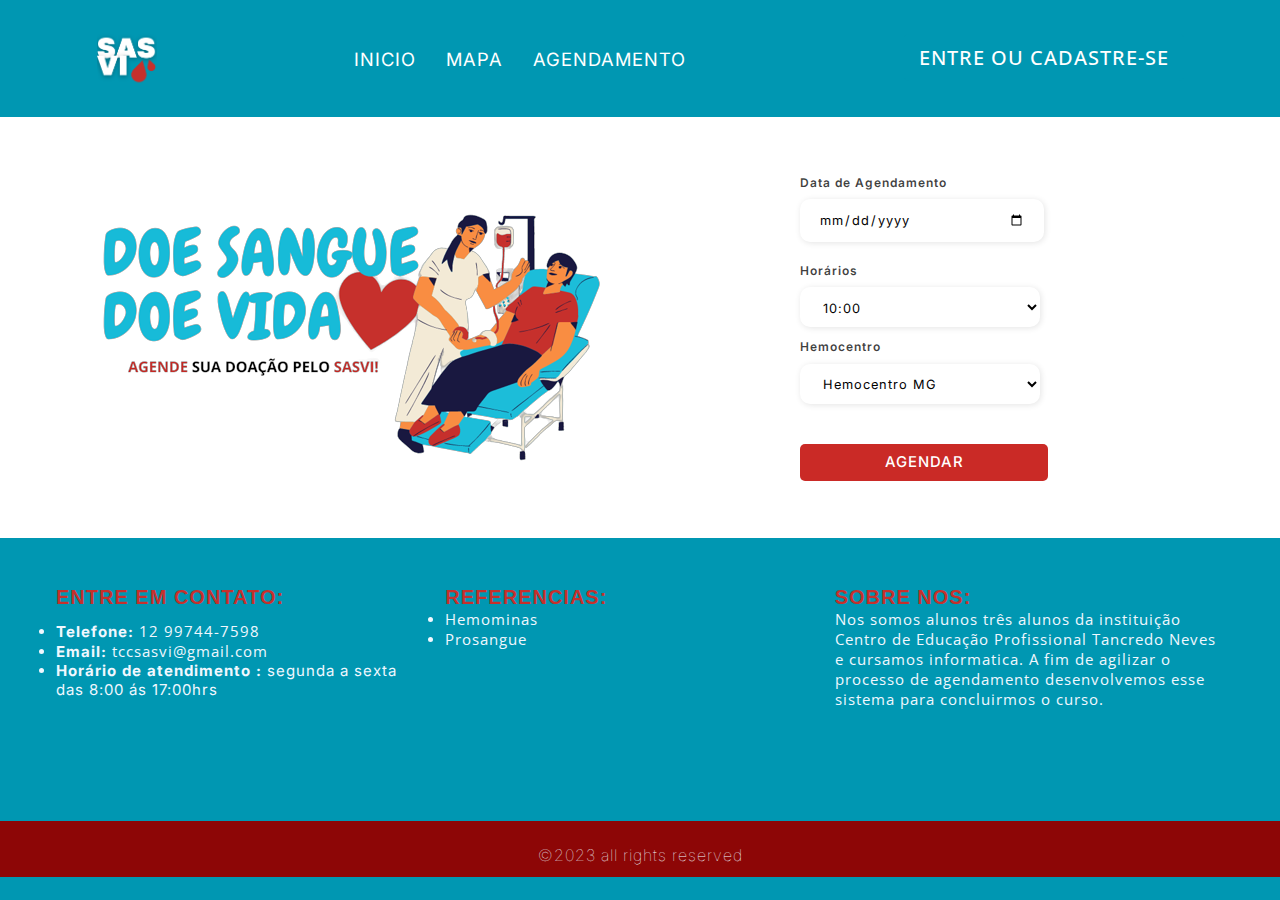
<file: agenda.html>
<!DOCTYPE html>
<html lang="en">
<head>
    <meta charset="UTF-8">
    <meta http-equiv="X-UA-Compatible" content="IE=edge">
    <meta name="viewport" content="width=device-width, initial-scale=1.0">

    <link rel="stylesheet" href="CSS/teste2.css">
    <link rel="stylesheet" href="CSS/styleag.css">
    <link rel="stylesheet" href="CSS/carrosel.css"> 
    <link rel="stylesheet" href="CSS/menu.css">
    <link rel="stylesheet" href="CSS/footer.css">
    <link rel="stylesheet" href="JS/script2.js">
    <link rel="stylesheet" href="https://cdnjs.cloudflare.com/ajax/libs/font-awesome/6.4.0/css/all.min.css" integrity="sha512-iecdLmaskl7CVkqkXNQ/ZH/XLlvWZOJyj7Yy7tcenmpD1ypASozpmT/E0iPtmFIB46ZmdtAc9eNBvH0H/ZpiBw==" crossorigin="anonymous" referrerpolicy="no-referrer" />
    <link rel=" shortcut icon" href="IMG/gota(1).png">
    <title>AGENDAMENTO</title>
</head>
<body>
    <header>
        <nav class="nav-bar">
            <div class="logo">
                <img src="IMG/logo.png" alt="Logo GN" class="img_logo_header">
            </div>
            <div class="nav-list">
                <ul>
                    <li class="nav-item"><a href="index.html" class="nav-link">INICIO</a></li>
                    <li class="nav-item"><a href="mapa.html" class="nav-link">MAPA</a></li>
                    <li class="nav-item"><a href="agenda.html" class="nav-link">AGENDAMENTO</a></li>
                </ul>
            </div>
            <div class="login-button">
                <button class="popup-button" type="submit" onclick="handlePopup(true)" class="cadastro">ENTRE OU CADASTRE-SE</button>
                <div class="popup" id="popup">

                    <p class="title">JÁ POSSUI CADASTRO?</p>
        
                    <p class="desc">acesse sua conta</p>
        
                    <a href="login.html"><button class="open-popup-button" type="submit" >
                        𝗘𝗡𝗧𝗥𝗔𝗥
                    </button></a>
        
                    <p class="desc2">é novo aqui?</p>
        
                   <a href="cadastro.html"class="desc3p" ><p class="desc3" >𝗰𝗮𝗱𝗮𝘀𝘁𝗿𝗮𝗿</p></a>
        
                    <button class="close-popup-button" type="submit" onclick="handlePopup(false)">
                        Fechar
                    </button>
                </div>
           
            </div>


            <div class="mobile-menu-icon">
                <button onclick="menuShow()"><img class="icon" src="IMG/foto2.svg" alt=""></button>  
            </div>
        </nav>
    </div>
        <div class="mobile-menu">
            <ul>
                <li class="nav-item"><a href="index.html" class="nav-link">INICIO</a></li>
                <li class="nav-item"><a href="mapa.html" class="nav-link">MAPA</a></li>
                <li class="nav-item"><a href="agenda.html" class="nav-link">AGENDAMENTO</a></li>
            </ul>

            <div class="login-button2">
                <a href="login.html"><button>ENTRAR EM UMA CONTA</button> </a>
                <a href="cadastro.html">  <button>CADASTRAR-SE</button> </a>
                
            </div>
            

    </div>
        </div>
    </header>
    <script src="JS/script2.js"></script>
    <script> 
        const popup = document.getElementById('popup');

        function handlePopup(open) {
            popup.classList[open ? 'add' : 'remove']('opened');
        }
    </script>
   
   

    </div>
   
<div class="agende">
        <div class="container">
            <div class="agndimg">
                <img src="IMG/agd.png" alt="" id="img2">
            </div>
            
            <div class="box" id="cair">
                

                <div class="input-box">
                    <label for="lastname">Data de Agendamento</label>
                    <input id="lastname" type="date" name="" placeholder="" required>
                </div>

                
                <div class="gender-inputs">
                    <div class="gender-title">
                        <h6>Horários</h6>
                    </div>

                    <div class="gender-group">
                        <div class="gender-input">
                            <select class="tipos">
                                <option  value="bota">10:00</option>
                                <option  value="fla"> 10:10</option>
                                <option  value="flu"> 10:20</option>
                                <option  value="vasco"> 10:30</option>
                                <option  value="vasco">10:40</option>
                                <option  value="vasco"> 10:50</option>
                                <option  value="vasco"> 11:00</option>
                                <option  value="vasco"> 11:10</option>
                                
                                </select>
                             
                    </div>
                        
                </div>
                <div class="gender-inputs">
                    <div class="gender-title">
                        <h6>Hemocentro</h6>
                    </div>

                    <div class="gender-group">
                        <div class="gender-input">
                            <select class="tipos">
                                <option  value="bota">Hemocentro MG</option>
                                <option  value="fla"> Hemocentro SC</option>
                                <option  value="flu">  Hemocentro SP</option>
                                <option  value="vasco">  Hemocentro MT</option>
                                <option  value="vasco"> Hemocentro ES</option>
                                <option  value="vasco">  Hemocentro RO</option>
                                <option  value="vasco">  Hemocentro AP</option>
                                <option  value="vasco">  Hemocentro SC</option>
                                
                                </select>
                             
                    </div>
                        
                </div>
            </div>
           <!-- <div class="form">
                <form action="#">
                 <div class="input-group">
                        <div class="input-box">
                            <label for="firstname">Nome</label>
                            <input id="firstname" type="text" name="" placeholder="Digite seu nome" required>
                        </div>
    
                        <div class="input-box">
                            <label for="lastname">Sobrenome</label>
                            <input id="lastname" type="text" name="" placeholder="Digite seu sobrenome" required>
                        </div>
                        <div class="input-box">
                            <label for="email">E-mail</label>
                            <input id="email" type="email" name="" placeholder="Digite seu e-mail" required>
                        </div>
    
                        <div class="input-box">
                            <label for="number">Celular</label>
                            <input id="number" type="tel" name="" placeholder="(xx) xxxx-xxxx" required>
                        </div>
    
                        <div class="input-box">
                            <label for="password">CPF</label>
                            <input id="password" type="text" name="" placeholder="Digite seu CPF" required>
                        </div>
    
    
                        <div class="input-box">
                            <label for="confirmPassword">SUS</label>
                            <input id="confirmPassword" type="text" name="" placeholder="Digite seu cartão SUS" required>
                        </div>
                    
                    </div>-->
    
               
                    <div class="continue-button">
                        <button><a href="#">AGENDAR</a> </button>
                </div>
                    
                </form>
            </div>
        </div>
   
</div>
<footer>
    <div class="footer_content">
    <div class="box_contato">
        <h2 id="font_footer">ENTRE EM CONTATO:</h2>
        <ul class="font_link">
            <li><a href="#"><b>Telefone: </b> 12 99744-7598</a></li>
            <li><a href="#"><b>Email: </b>tccsasvi@gmail.com</a></li>
     <li><p><b>Horário de atendimento :</b> segunda a sexta<BR> das 8:00 ás 17:00hrs</p></a></li>

<div class="social_media">
     <a href="#" class="footer_link" id="instagram">
    <i class="fa-brands fa-instagram"></i>
     </a>
     <a href="#" class="footer_link" id="facebook">
        <i class="fa-brands fa-facebook"></i>
         </a>
         <a href="#" class="footer_link" id="whatsapp">
            <i class="fa-brands fa-whatsapp"></i>
             </a>
</div>
        </ul>
    </div>
    <div class="box_ref">
    <h2 id="font_footer">REFERENCIAS:</h2>
    <ul class="font_link">
        <li><a href="#">Hemominas</a></li>
        <li><a href="#">Prosangue</a></li>
        

    </ul>
</div>
    <div class="box_sobre">
        <h2 id="font_footer">SOBRE NOS:</h2>
        <P class="font_link">Nos somos alunos três alunos da instituição Centro de Educação Profissional Tancredo Neves e cursamos informatica. 
        A fim de agilizar o processo de agendamento 
        desenvolvemos esse sistema para concluirmos o curso.</P>
    </div>

 </footer>
 <div id="footer_copyright">
    &#169
    <p>2023 all rights reserved</p>
</div>       
</body>
</html>
</file>
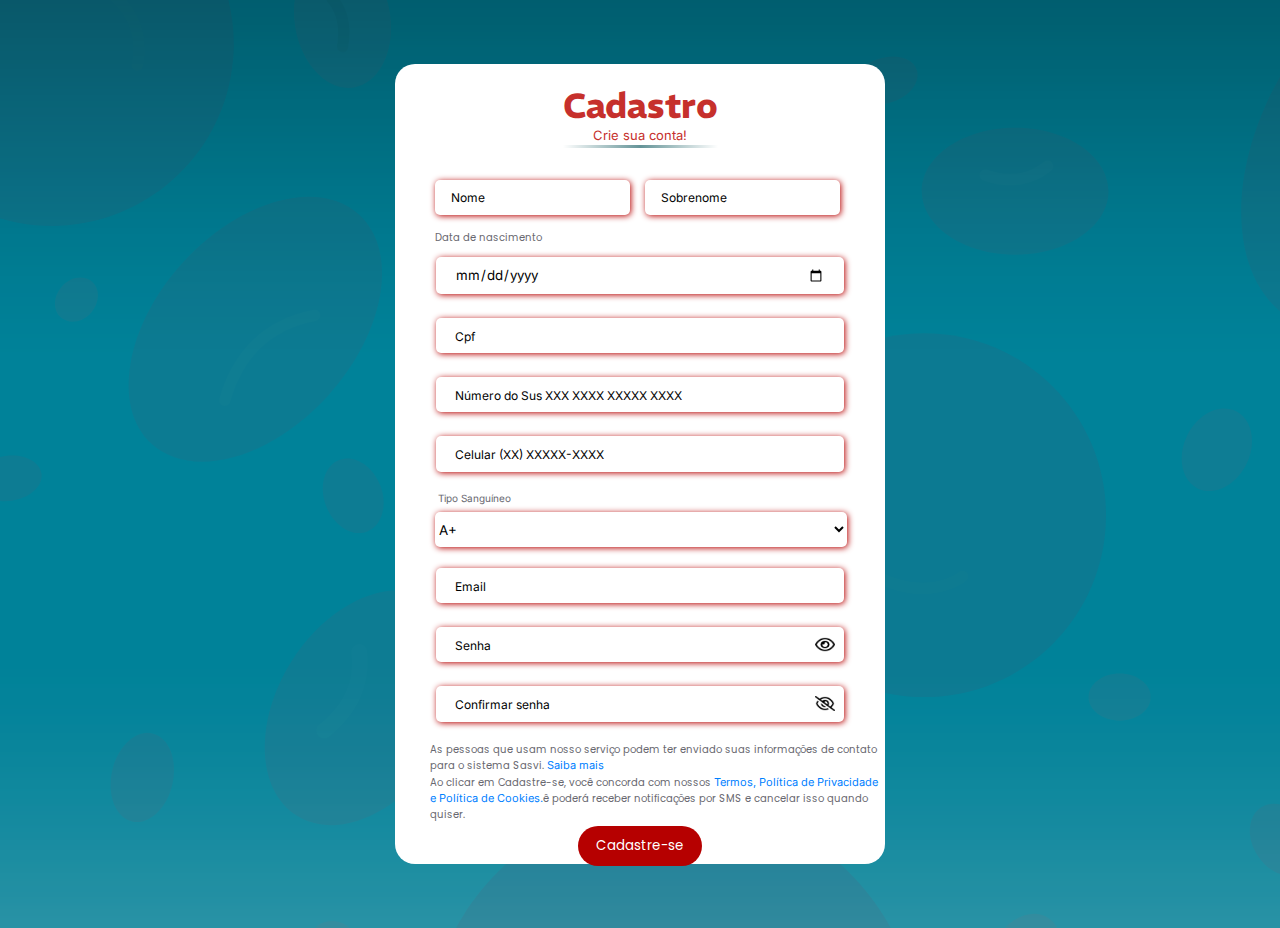
<file: cadastro.html>
<!DOCTYPE html>
<html lang="pt-br">
<head>
    <meta charset="UTF-8">
    <meta http-equiv="X-UA-Compatible" content="IE=edge">
    <meta name="viewport" content="width=device-width, initial-scale=1.0">
    <link rel="stylesheet" type="text/css" href="CSS/cadastro.css">
   


    <title>Cadastro</title>
</head>
<body>
    <div class="campo">

        <form action="#" method="post" onsubmit="senhaOK">

            <div class="form-header">

                <div class="title">
                    <h1 class="logintittle">Cadastro</h1>
                    <p>Crie sua conta!</p>
                    <hr>
                </div>

                
            </div>

          
                <div class="input-group1">
                <div class="input-box1">

                    <input id="nome" type="text" name="txtnome" placeholder="Nome" required>	
                </div>
                <div class="input-box1">
                    <input id="nome" type="text" name="txtnome" placeholder="Sobrenome" required>	
                </div>

                </div>

                <div class="input-group">

                    <p class="date"> Data de nascimento</p>

                <div class="input-box">
                    <input type="date" name="txtdata" placeholder=" " required>
                  
                </div>

                <div class="input-box">
                    <input type="text" name="txtcpf" id="cpf" placeholder="Cpf" required>
                   
              </div>
              <div class="input-box">
                <input type="text" name="txtnsusu" id="sus" placeholder="Número do Sus XXX XXXX XXXXX XXXX" required>
               
          </div>
                <div class="input-box">
                    <input type="text" name="txtcelular" id="celular" placeholder="Celular (XX) XXXXX-XXXX" required>
                </div>
                <div class="date">
                    <p>Tipo Sanguíneo</p>
                </div>
                <div class="oi" >
                   
                    <select class="input-box11" name="tipo">
                            <option  value="bota"> A+</option>
                            <option  value="fla"> A-</option>
                            <option  value="flu"> B+</option>
                            <option  value="vasco"> B-</option>
                            <option  value="vasco"> AB+</option>
                            <option  value="vasco"> AB-</option>
                            <option  value="vasco"> O+</option>
                            <option  value="vasco"> O-</option>
                            <option  value="vasco"> NÃO SEI MEU TIPO </option>
                            </select>
                        
                </div>
                <div class="input-box">
                   

                    <input type="email" name="txtemail" id="email" placeholder="Email" required>
                </div>
              
                <div class="input-box">
                    

                    <input type="password" name="txtsenha" id="senha" placeholder="Senha" required onchange='conferesenha();''> 
                      
                    <img id="olho" src="LOGIN/iMG_LOGIN/eye-regular-formated.png" class="eye"></img>
    
             </div> 


             <div class="input-box">
                <input type="password" name="txtsenhaconfirma" id="senha" placeholder="Confirmar senha" required onchange='conferesenha();'>
                  
                <img id="olho" src="LOGIN/iMG_LOGIN/eye-slash-regular-formated.png" class="eye"></img>
            

               </div>    
            </div>
            
            <p class="fim">As pessoas que usam nosso serviço podem ter enviado suas informações de contato para o
                 sistema Sasvi.<a class="tirar" href=""> Saiba mais</a></p>
                 <p class="fim"> Ao clicar em Cadastre-se, você concorda com nossos<a class="tirar" href="">  Termos, Política de Privacidade e
                      Política de Cookies.</a>ê poderá receber notificações por SMS e cancelar isso quando quiser.</p>
        
              <a href=" "><input class="continuar" type="submit" value="Cadastre-se"> </a>
           
        </form>
    </div>
    <script>
         let btn = document.querySelector('.eye');

        btn.addEventListener('click', function() {

            let input = document.querySelector('#senha');
        

            if(input.getAttribute('type') == 'password') {
                input.setAttribute('type', 'text');
                document. getElementById('olho').src ="LOGIN/iMG_LOGIN/eye-slash-regular-formated.png" ;

            } 
            else {
                input.setAttribute('type', 'password');
                document. getElementById('olho').src ="LOGIN/iMG_LOGIN/eye-regular-formated.png";

            }





        function conferesenha(){
            const senha = document.querySelector('input[name=txtsenha]');
            const confirma =  document.querySelector('input[name=txtsenhaconfirma]');

            if(confirma.value=== senha.value){
confirma.setCustomValidity('');
            }else{
                confirma.setCustomValidity('Senhas não conferem');
            }
        }
        function senhaOK(){
            alert("Senhas conferem")
        }


      
        });
        
        
        

    </script>
    
    
</body>
</html>
</file>
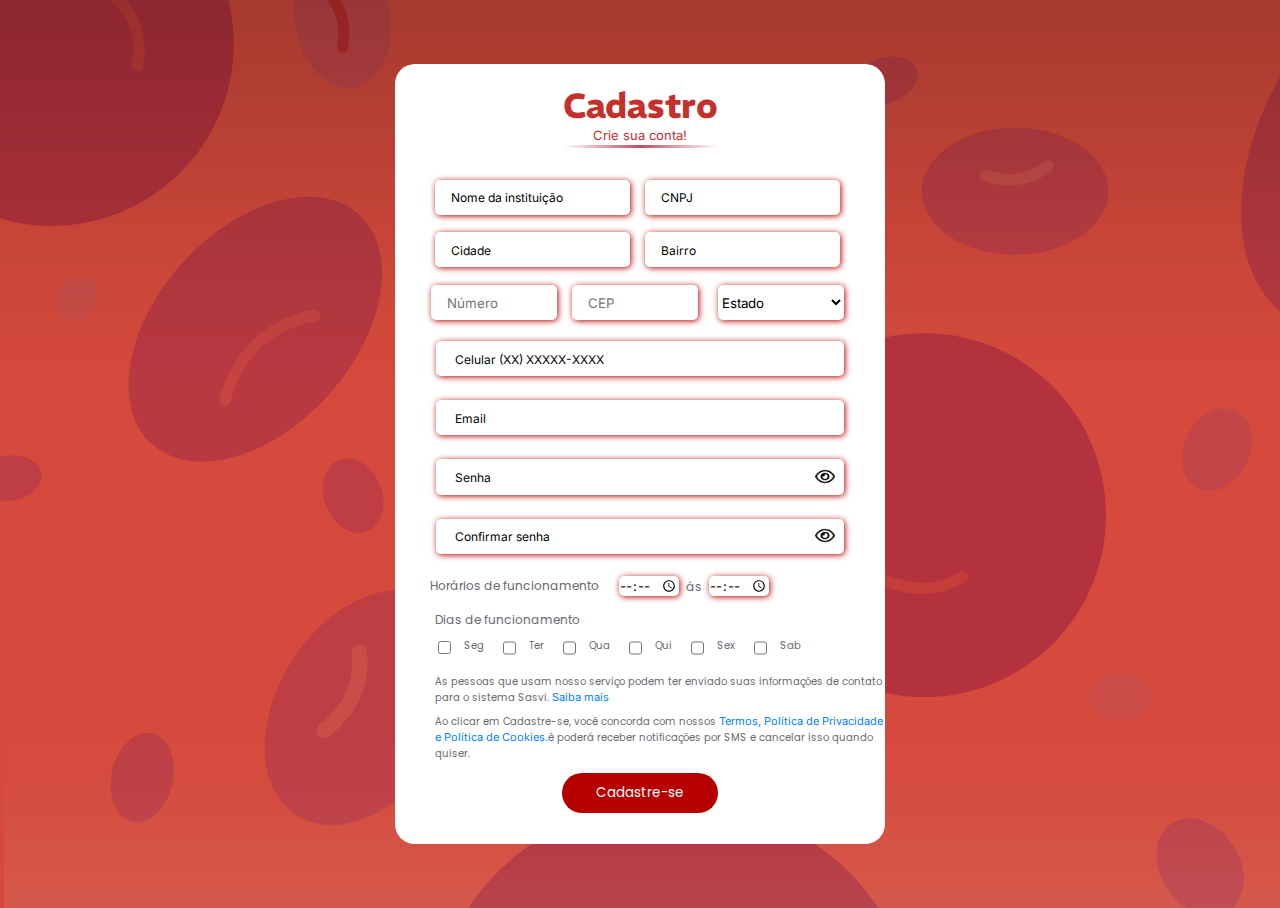
<file: cadastrohemocentro.html>
<!DOCTYPE html>
<html lang="pt-br">
<head>
    <meta charset="UTF-8">
    <meta http-equiv="X-UA-Compatible" content="IE=edge">
    <meta name="viewport" content="width=device-width, initial-scale=1.0">
    <link rel="stylesheet" type="text/css" href="CSS/cadastrohemocentro.css">   
    <title> Cadastro Hemocentro</title>
</head>
<body>
    <div class="campo">

        <form action="#" method="post" onsubmit="senhaOK">

            <div class="form-header">

                <div class="title">
                    <h1 class="logintittle">Cadastro</h1>
                    <p>Crie sua conta!</p>
                    <hr>
                </div>

                
            </div>

          
                <div class="input-group1">
                <div class="input-box1">

                    <input id="nome" type="text" name="txtnomehemo" placeholder="Nome da instituição" required>	
                </div>
                <div class="input-box1">
                    <input id="nome" type="text" name="txtcnpj" placeholder="CNPJ" required>	
                </div>

                </div>
                <div class="input-group1">
                    <div class="input-box1">
    
                        <input id="nome" type="text" name="txtcidade" placeholder="Cidade" required>	
                    </div>
                    <div class="input-box1">
                        <input id="nome" type="text" name="txtbairro" placeholder="Bairro" required>	
                    </div>
                    
                    
                    </div>
                <div class="input-group3">
                    <div class="input-box3">
    
                        <input id="nome" type="text" name="txtnumero" placeholder="Número" required>	
                    </div>
                    <div class="input-box3">
                        <input id="nome" type="text" name="txtcep" placeholder="CEP" required>	
                    </div>
                    <div class="oi" >
                       
                        <select class="input-box10" name="estado">
                            <option selected="" value=""> Estado</option>
                            <option value="Acre">Acre</option>
                            <option value="Alagoas">Alagoas</option>
                            <option value="Amapá">Amapá</option>
                            <option value="Amazonas">Amazonas</option>
                            <option value="Bahia">Bahia</option>
                            <option value="Ceará">Ceará</option>
                            <option value="Distrito Federal">Distrito Federal</option>
                            <option value="Espírito Santo">Espírito Santo</option>
                            <option value="Goiás">Goiás</option>
                            <option value="Maranhão">Maranhão</option>
                            <option value="Mato Grosso">Mato Grosso</option>
                            <option value="Mato Grosso do Sul">Mato Grosso do Sul</option>
                            <option value="Minas Gerais">Minas Gerais</option>
                            <option value="Pará">Pará</option>
                            <option value="Paraíba">Paraíba</option>
                            <option value="Paraná">Paraná</option>
                            <option value="Pernambuco">Pernambuco</option>
                            <option value="Piauí">Piauí</option>
                            <option value="Rio de Janeiro">Rio de Janeiro</option>
                            <option value="Rio Grande do Sul">Rio Grande do Sul</option>
                            <option value="Rio Grande do Norte">Rio Grande do Norte</option>
                            <option value="Rondônia">Rondônia</option>
                            <option value="Roraima">Roraima</option>
                            <option value="Santa Catarina">Santa Catarina</option>
                            <option value="São Paulo">São Paulo</option>
                            <option value="Sergipe">Sergipe</option>
                            <option value="Tocantins">Tocantins</option>
                            </select>
                        	
                    </div>
                    
                    </div>
                   
                    
                        
                <div class="input-group">

                <div class="input-box">
                    <input type="text" name="txtcelular" id="celular" placeholder="Celular (XX) XXXXX-XXXX" required>
                   
              </div>
             
                
                
                <div class="input-box">
                   

                    <input type="email" name="txtemail" id="email" placeholder="Email" required>
                </div>
              
                <div class="input-box">
                    

                    <input type="password" name="txtsenha" id="senha" placeholder="Senha" required onchange='conferesenha();''> 
                      
                    <img id="olho" src="LOGIN/iMG_LOGIN/eye-regular-formated.png" class="eye"></img>
    
             </div> 


             <div class="input-box">
                <input type="password" name="txtsenhaconfirma" id="senha" placeholder="Confirmar senha" required onchange='conferesenha();'>
                  
                <img id="olho" src="LOGIN/iMG_LOGIN/eye-regular-formated.png" class="eye"></img>
            

               </div>    
            </div>
            <div class="input-group13">

                <label for="firstname" class="date1">Horários de funcionamento</label>
                <div class="input-box11">
                    

                <input id="firstname" type="time" name="txthorarioabertura" placeholder="" required>
                
                <label for="firstname" class="date2"> ás</label>
               
                <input id="firstname" type="time" name="txthorariofechadura" placeholder="" required>
            </div>
                   
            
        


                </div>
             <p class="date"> Dias de funcionamento</p>
                    <div class="input-group10">
                        <div class="seg1">
                            <input type="checkbox" id="scales" name="txtsegunda" />
                        </div>
                            <label class="seg" for="seg">Seg</label>
                            <input type="checkbox" id="scales" name="txtterca"  />
                            <label class="seg" for="seg">Ter</label>
                            <input type="checkbox" id="scales" name="txtquarta" />
                            <label class="seg" for="seg">Qua</label>
                            <input type="checkbox" id="scales" name="txtquinta"  />
                            <label class="seg" for="seg">Qui</label>
                            <input type="checkbox" id="scales" name="txtsexta"  />
                            <label class="seg" for="seg">Sex</label>
                            <input type="checkbox" id="scales" name="txtsabado"  /> 
                            <label class="seg" for="seg">Sab</label>
                          
                      
                    </div>
            <p class="fim">As pessoas que usam nosso serviço podem ter enviado suas informações de contato para o
                 sistema Sasvi.<a class="tirar" href=""> Saiba mais</a></p>
                 <p class="fim"> Ao clicar em Cadastre-se, você concorda com nossos<a class="tirar" href="">  Termos, Política de Privacidade e
                      Política de Cookies.</a>ê poderá receber notificações por SMS e cancelar isso quando quiser.</p>
        
              <a href=" "><input class="continuar" type="submit" value="Cadastre-se"> </a>
           
        </form>
    </div>
    <script>
         let btn = document.querySelector('.eye');

btn.addEventListener('click', function() {

    let input = document.querySelector('#senha');


    if(input.getAttribute('type') == 'password') {
        input.setAttribute('type', 'text');
        document. getElementById('olho').src = "LOGIN/iMG_LOGIN/eye-slash-regular-formated.png";

    } 
    else {
        input.setAttribute('type', 'password');
        document. getElementById('olho').src = "LOGIN/iMG_LOGIN/eye-regular-formated.png";

    }

        function conferesenha(){
            const senha = document.querySelector('input[name=txtsenha]');
            const confirma =  document.querySelector('input[name=txtsenhaconfirma]');

            if(confirma.value=== senha.value){
confirma.setCustomValidity('');
            }else{
                confirma.setCustomValidity('Senhas não conferem');
            }
        }
        function senhaOK(){
            alert("Senhas conferem")
        }


      
        });
        
        
        

    </script>
    
    
</body>
</html>
</file>
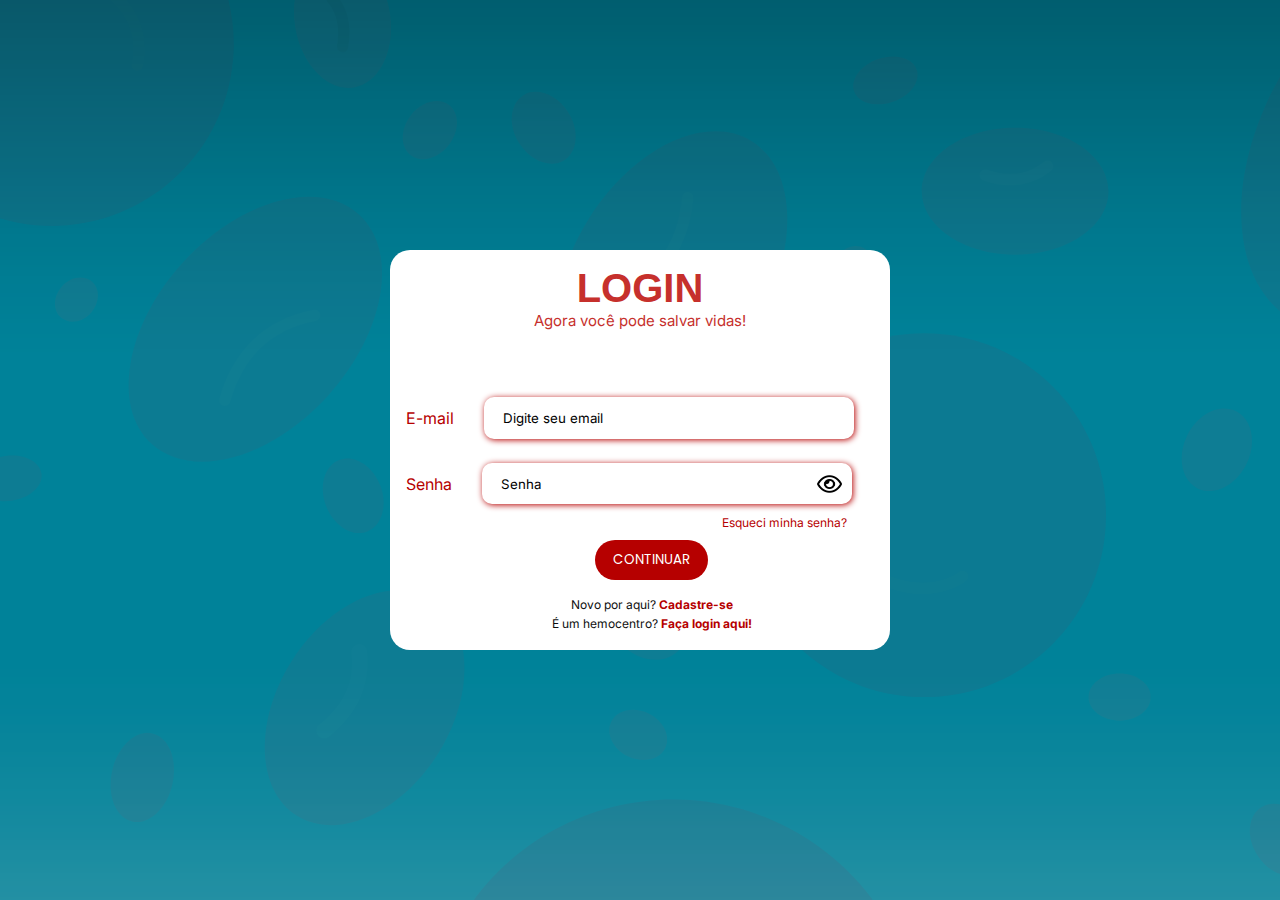
<file: login.html>
<!DOCTYPE html>
<html lang="pt-br">
<head>
    <meta charset="UTF-8">
    <meta http-equiv="X-UA-Compatible" content="IE=edge">
    <meta name="viewport" content="width=device-width, initial-scale=1.0">
    <link rel="stylesheet" type="text/css" href="CSS/login.css">
    <title>login</title>
</head>
<body>
    <div class="campo">
        <form action="#" method="post">

            <div class="form-header">

                <div class="title">
                    <h1 class="logintittle">LOGIN</h1>
                    <p>Agora você pode salvar vidas!</p>
                </div>

                
            </div>

            <div class="input-group">

                <div class="input-box">
                    <label for="email"><p>E-mail</p></label>
                    <input id="email" type="text" name="email" placeholder="Digite seu email" required="">	
                </div>

                
                <div class="input-box">
                    <label for="password"><p>Senha</p></label>

                    <input type="password" name="password" id="password" placeholder="Senha" required>
                    
                    <img id="olho" src="LOGIN/iMG_LOGIN/eye-regular-formated.png" class="eye"></img>  
                   
                </div>
                <div class="esqueci">
                <a href="#"><p>Esqueci minha senha?</p></a>
                
    
            </div>
           
              <a href="index.html"><input class="continuar" type="button" value="CONTINUAR"> </a>
            
            <div class="button-cadastro">
                <p ><p class="letracadas">Novo por aqui? <a href="cadastro.html"><b>Cadastre-se</b></p></a>
                
                <p ><p class="letracadas"> É um hemocentro? <a href="loginhemocentro.html"><b>Faça login aqui!</b></p></a>
                
            </div>
    
        </form>
    </div>
    <script>

        let btn = document.querySelector('.eye');

        btn.addEventListener('click', function() {

            let input = document.querySelector('#password');

            if(input.getAttribute('type') == 'password') {
                input.setAttribute('type', 'text');
                document. getElementById('olho').src = "LOGIN/iMG_LOGIN/eye-slash-regular-formated.png";

            } 
            else {
                input.setAttribute('type', 'password');
                document. getElementById('olho').src = "LOGIN/iMG_LOGIN/eye-regular-formated.png";

            }

        });

    </script>
    
</body>
</html>
</file>
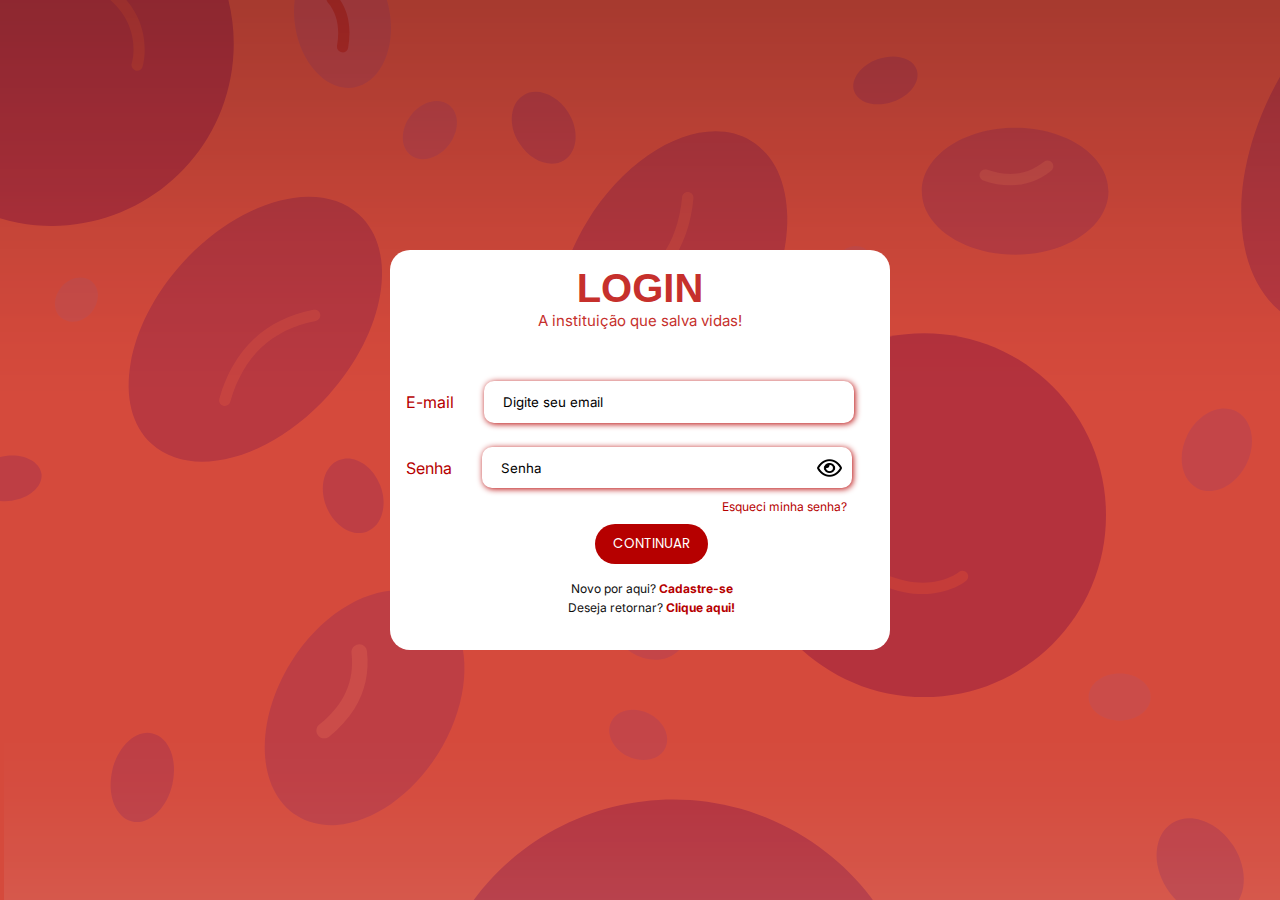
<file: loginhemocentro.html>
<!DOCTYPE html>
<html lang="pt-br">
<head>
    <meta charset="UTF-8">
    <meta http-equiv="X-UA-Compatible" content="IE=edge">
    <meta name="viewport" content="width=device-width, initial-scale=1.0">
    <link rel="stylesheet" type="text/css" href="CSS/loginhemocentro.css">
    <title>login</title>
</head>
<body>
    <div class="campo">
        <form action="#" method="post">

            <div class="form-header">

                <div class="title">
                    <h1 class="logintittle">LOGIN</h1>
                    <p>A instituição que salva vidas!</p>
                </div>

                
            </div>

            <div class="input-group">

                <div class="input-box">
                    <label for="email">E-mail</label>
                    <input id="email" type="text" name="email" placeholder="Digite seu email" required="">	
                </div>

                <div class="input-box">
                    <label for="password">Senha</label>

                    <input type="password" name="password" id="password" placeholder="Senha" required>
                    
                    <img id="olho" src="LOGIN/iMG_LOGIN/eye-regular-formated.png" class="eye"></img>  
                   
                </div>
                <div class="esqueci">
                <a href="#"><p>Esqueci minha senha?</p></a>
                
    
            </div>
           
              <a href="index.html"><input class="continuar" type="button" value="CONTINUAR"> </a>
            
            <div class="button-cadastro">
                <p ><p class="letracadas">Novo por aqui? <a href="cadastrohemocentro.html"><b>Cadastre-se</b></p></a>
                <p ><p class="letracadas"> Deseja retornar? <a href="login.html"><b>Clique aqui!</b></p></a>

                <br>
                
            </div>
    
        </form>
    </div>
    <script>

        let btn = document.querySelector('.eye');

        btn.addEventListener('click', function() {

            let input = document.querySelector('#password');

            if(input.getAttribute('type') == 'password') {
                input.setAttribute('type', 'text');
                document. getElementById('olho').src = "LOGIN/iMG_LOGIN/eye-slash-regular-formated.png";

            } 
            else {
                input.setAttribute('type', 'password');
                document. getElementById('olho').src = "LOGIN/iMG_LOGIN/eye-regular-formated.png";

            }

        });

    </script>
    
</body>
</html>
</file>
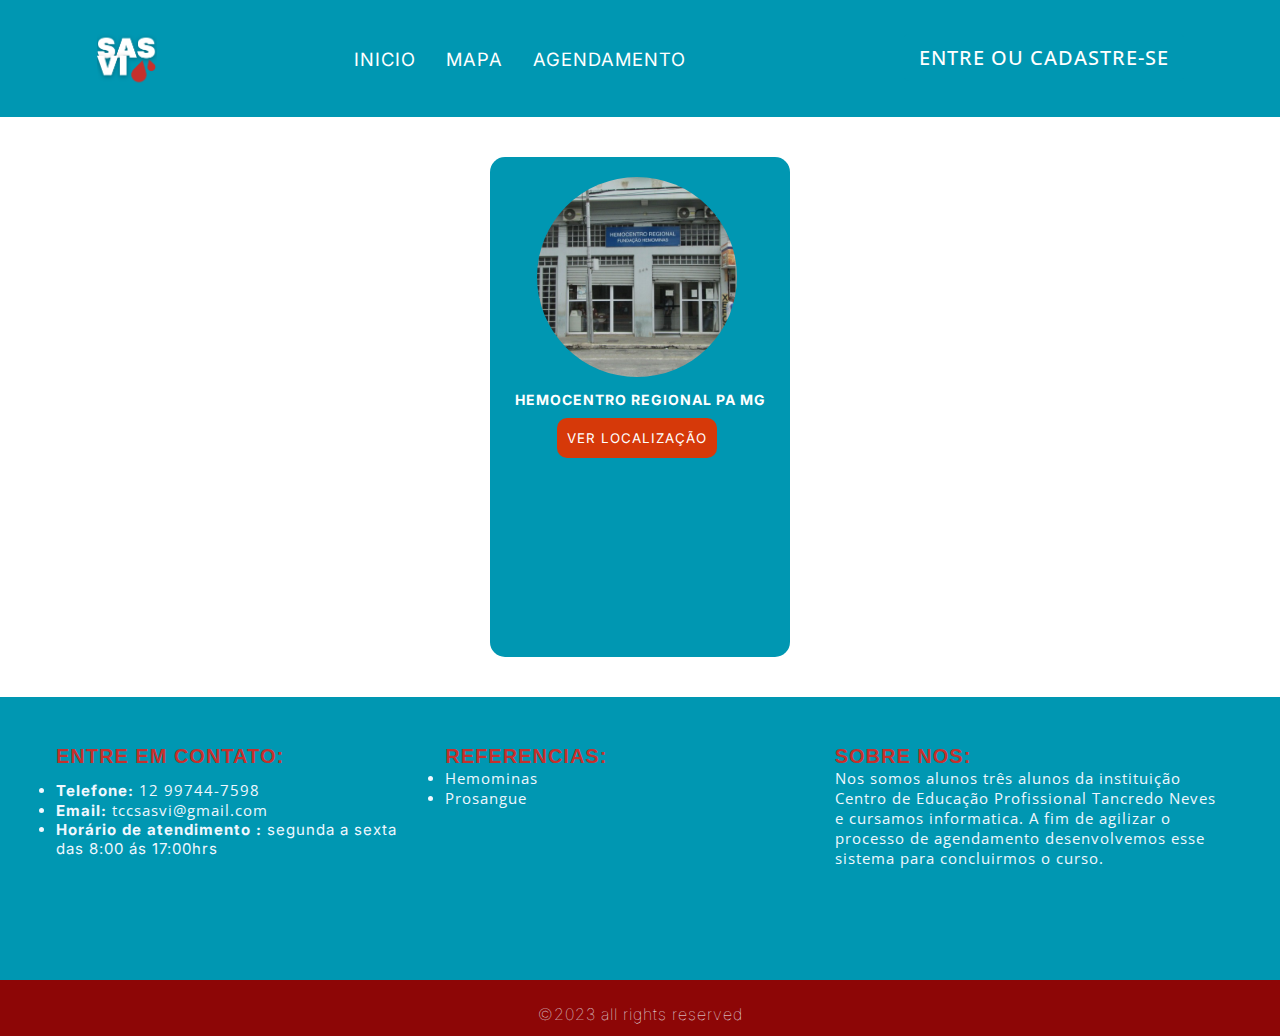
<file: mapa.html>
<!DOCTYPE html>
<html lang="en">
<head>
    <meta charset="UTF-8">
    <meta http-equiv="X-UA-Compatible" content="IE=edge">
    <meta name="viewport" content="width=device-width, initial-scale=1.0">
    <link rel="stylesheet" href="CSS/stylemp.css">
    <link rel="stylesheet" href="CSS/teste2.css">
    <link rel="stylesheet" href="CSS/menu.css">
    <link rel="stylesheet" href="CSS/footer.css">
    <link rel="stylesheet" href="JS/script2.js">
    <title>MAPA SASVI</title>
</head>
<body>
    <header>
        <nav class="nav-bar">
            <div class="logo">
                <img src="IMG/logo.png" alt="Logo GN" class="img_logo_header">
            </div>
            <div class="nav-list">
                <ul>
                    <li class="nav-item"><a href="index.html" class="nav-link">INICIO</a></li>
                    <li class="nav-item"><a href="mapa.html" class="nav-link">MAPA</a></li>
                    <li class="nav-item"><a href="agenda.html" class="nav-link">AGENDAMENTO</a></li>
                </ul>
            </div>
            <div class="container">
            <div class="login-button">
                <button class="popup-button" type="submit" onclick="handlePopup(true)" class="cadastro">ENTRE OU CADASTRE-SE</button>
                <div class="popup" id="popup">

                    <p class="title">JÁ POSSUI CADASTRO?</p>
        
                    <p class="desc">acesse sua conta</p>
        
                    <a href="login.html"><button class="open-popup-button" type="submit" >
                        𝗘𝗡𝗧𝗥𝗔𝗥
                    </button></a>
        
                    <p class="desc2">é novo aqui?</p>
    
                   <a href="cadastro.html" class="desc3p" ><p class="desc3" >𝗰𝗮𝗱𝗮𝘀𝘁𝗿𝗮𝗿</p></a>
        
                    <button class="close-popup-button" type="submit" onclick="handlePopup(false)">
                        Fechar
                    </button>
                </div>
           
            </div>


            <div class="mobile-menu-icon">
                <button onclick="menuShow()"><img class="icon" src="IMG/foto2.svg" alt=""></button>  
            </div>
        </nav>
    </div>
        <div class="mobile-menu">
            <ul>
                <li class="nav-item"><a href="index.html" class="nav-link">INICIO</a></li>
                <li class="nav-item"><a href="mapa.html" class="nav-link">MAPA</a></li>
                <li class="nav-item"><a href="agenda.html" class="nav-link">AGENDAMENTO</a></li>
            </ul>

            <div class="login-button2">
                <a href="login.html"><button>ENTRAR EM UMA CONTA</button> </a>
                <a href="cadastro.html">  <button>CADASTRAR-SE</button> </a>
                
                
            </div>
            

    </div>
        </div>
    </header>
    <script src="JS/script2.js"></script>
    <script> 
        const popup = document.getElementById('popup');

        function handlePopup(open) {
            popup.classList[open ? 'add' : 'remove']('opened');
        }
    </script>
    </div>

<div class="containerr">
    
 <div class="card">
    <div class="imagem">
        <img class="mar" src="IMG/hemocentro.jpg">
    </div>
    <div class="textin">
        <h1 class="titi">HEMOCENTRO REGIONAL PA MG</h1>
        </div>
        <div class="ace">
            <div class="but">
               <a href="mppamg.html"> <button class="lock"> VER LOCALIZAÇÃO</button></a>
            </div>
        </div>
 </div>

</div>


    <footer>
        <div class="footer_content">
        <div class="box_contato">
            <h2 id="font_footer">ENTRE EM CONTATO:</h2>
            <ul class="font_link">
                <li><a href="#"><b>Telefone: </b> 12 99744-7598</a></li>
                <li><a href="#"><b>Email: </b>tccsasvi@gmail.com</a></li>
         <li><p><b>Horário de atendimento :</b> segunda a sexta<BR> das 8:00 ás 17:00hrs</p></a></li>

    <div class="social_media">
         <a href="#" class="footer_link" id="instagram">
        <i class="fa-brands fa-instagram"></i>
         </a>
         <a href="#" class="footer_link" id="facebook">
            <i class="fa-brands fa-facebook"></i>
             </a>
             <a href="#" class="footer_link" id="whatsapp">
                <i class="fa-brands fa-whatsapp"></i>
                 </a>
</div>
            </ul>
        </div>
        <div class="box_ref">
        <h2 id="font_footer">REFERENCIAS:</h2>
        <ul class="font_link">
            <li><a href="#">Hemominas</a></li>
            <li><a href="#">Prosangue</a></li>
            
    
        </ul>
    </div>
        <div class="box_sobre">
            <h2 id="font_footer">SOBRE NOS:</h2>
            <P class="font_link">Nos somos alunos três alunos da instituição Centro de Educação Profissional Tancredo Neves e cursamos informatica. 
            A fim de agilizar o processo de agendamento 
            desenvolvemos esse sistema para concluirmos o curso.</P>
        </div>
   
     </footer>
     <div id="footer_copyright">
        &#169
        <p>2023 all rights reserved</p>
    </div>       
</body>
</html>
</file>
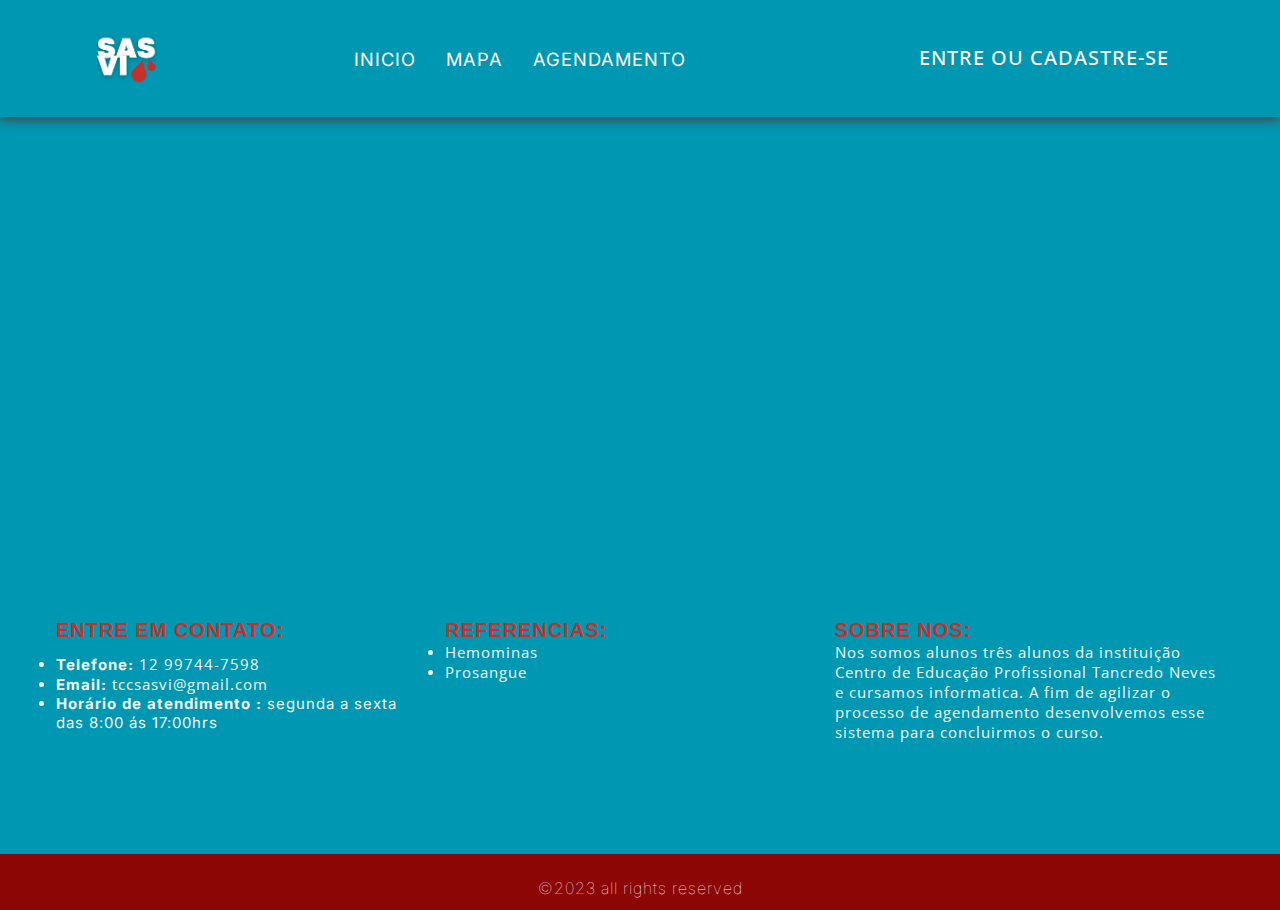
<file: mppamg.html>
<!DOCTYPE html>
<html lang="en">
<head>
    <meta charset="UTF-8">
    <meta http-equiv="X-UA-Compatible" content="IE=edge">
    <meta name="viewport" content="width=device-width, initial-scale=1.0">
    <link rel="stylesheet" href="CSS/stylemp.css">
    <link rel="stylesheet" href="CSS/teste2.css">
    <link rel="stylesheet" href="CSS/menu.css">
    <link rel="stylesheet" href="CSS/footer.css">
    <link rel="stylesheet" href="JS/script2.js">
    <title>MAPA SASVI</title>
</head>
<body>
    <header>
        <nav class="nav-bar">
            <div class="logo">
                <img src="IMG/logo.png" alt="Logo GN" class="img_logo_header">
            </div>
            <div class="nav-list">
                <ul>
                    <li class="nav-item"><a href="index.html" class="nav-link">INICIO</a></li>
                    <li class="nav-item"><a href="mapa.html" class="nav-link">MAPA</a></li>
                    <li class="nav-item"><a href="agenda.html" class="nav-link">AGENDAMENTO</a></li>
                </ul>
            </div>
            <div class="container">
            <div class="login-button">
                <button class="popup-button" type="submit" onclick="handlePopup(true)" class="cadastro">ENTRE OU CADASTRE-SE</button>
                <div class="popup" id="popup">

                    <p class="title">JÁ POSSUI CADASTRO?</p>
        
                    <p class="desc">acesse sua conta</p>
        
                    <a href="login.html"><button class="open-popup-button" type="submit" >
                        𝗘𝗡𝗧𝗥𝗔𝗥
                    </button></a>
        
                    <p class="desc2">é novo aqui?</p>
        
                   <a href="cadastro.html"class="desc3p" ><p class="desc3" >𝗰𝗮𝗱𝗮𝘀𝘁𝗿𝗮𝗿</p></a>
        
                    <button class="close-popup-button" type="submit" onclick="handlePopup(false)">
                        Fechar
                    </button>
                </div>
           
            </div>


            <div class="mobile-menu-icon">
                <button onclick="menuShow()"><img class="icon" src="IMG/foto2.svg" alt=""></button>  
            </div>
        </nav>
    </div>
        <div class="mobile-menu">
            <ul>
                <li class="nav-item"><a href="index.html" class="nav-link">INICIO</a></li>
                <li class="nav-item"><a href="mapa.html" class="nav-link">MAPA</a></li>
                <li class="nav-item"><a href="agenda.html" class="nav-link">AGENDAMENTO</a></li>
            </ul>

            <div class="login-button2">
                <a href="login.html"><button>ENTRAR EM UMA CONTA</button> </a>
                <a href="cadastro.html">  <button>CADASTRAR-SE</button> </a>
                
            </div>
            

    </div>
        </div>
    </header>
    <script src="JS/script2.js"></script>
    <script> 
        const popup = document.getElementById('popup');

        function handlePopup(open) {
            popup.classList[open ? 'add' : 'remove']('opened');
        }
    </script>
    </div>

<div>
    <iframe src="https://www.google.com/maps/embed?pb=!1m18!1m12!1m3!1d3693.3660972056027!2d-45.93184589110601!3d-22.226184313813793!2m3!1f0!2f0!3f0!3m2!1i1024!2i768!4f13.1!3m3!1m2!1s0x94cbc7b8f38c10df%3A0x3cc15cceda99b169!2sHemocentro%20Regional%20de%20Pouso%20Alegre!5e0!3m2!1spt-BR!2sbr!4v1693405437247!5m2!1spt-BR!2sbr" width="1360" height="450" style="border:0;" allowfullscreen="" loading="lazy" referrerpolicy="no-referrer-when-downgrade"></iframe>

</div>


    <footer>
        <div class="footer_content">
        <div class="box_contato">
            <h2 id="font_footer">ENTRE EM CONTATO:</h2>
            <ul class="font_link">
                <li><a href="#"><b>Telefone: </b> 12 99744-7598</a></li>
                <li><a href="#"><b>Email: </b>tccsasvi@gmail.com</a></li>
         <li><p><b>Horário de atendimento :</b> segunda a sexta<BR> das 8:00 ás 17:00hrs</p></a></li>

    <div class="social_media">
         <a href="#" class="footer_link" id="instagram">
        <i class="fa-brands fa-instagram"></i>
         </a>
         <a href="#" class="footer_link" id="facebook">
            <i class="fa-brands fa-facebook"></i>
             </a>
             <a href="#" class="footer_link" id="whatsapp">
                <i class="fa-brands fa-whatsapp"></i>
                 </a>
</div>
            </ul>
        </div>
        <div class="box_ref">
        <h2 id="font_footer">REFERENCIAS:</h2>
        <ul class="font_link">
            <li><a href="#">Hemominas</a></li>
            <li><a href="#">Prosangue</a></li>
            
    
        </ul>
    </div>
        <div class="box_sobre">
            <h2 id="font_footer">SOBRE NOS:</h2>
            <P class="font_link">Nos somos alunos três alunos da instituição Centro de Educação Profissional Tancredo Neves e cursamos informatica. 
            A fim de agilizar o processo de agendamento 
            desenvolvemos esse sistema para concluirmos o curso.</P>
        </div>
   
     </footer>
     <div id="footer_copyright">
        &#169
        <p>2023 all rights reserved</p>
    </div>       
</body>
</html>
</file>
<file: CSS/teste2.css>
@import url('https://fonts.googleapis.com/css2?family=Inter:wght@200;300;400;500&display=swap');
* {
    padding: 0;
    margin: 0;
    font-family: 'Inter', sans-serif;
}

header {
    color: #0097b2;
    box-shadow: 0px 3px 10px #464646;
}

.nav-bar {
    display: flex;
    justify-content: space-between;
    padding: 1.5rem 6rem;
    
}

.logo {
    display: flex;
    align-items: center;
}

.logo h1 {
    color: #fff;
}

.nav-list {
    display: flex;
    align-items: center;
}

.nav-list ul {
    display: flex;
    justify-content: center;
    list-style: none;
}

.nav-item {
    margin: 0 15px;
}

.nav-link {
    text-decoration: none;
    font-size: 1.15rem;
    color: #fff;
    font-weight: 400;
}

.login-button button {
    border: none;
    padding: 10px 15px;
    border-radius: 5px;
    margin-top: 10px;
    margin-left: 20px;
}

.login-button2 button {
    border: none;
    padding: 10px 15px;
    border-radius: 5px;
    background-color: #0187a7;
    margin-top: 10px;
    margin-left: 20px;
}

.login-button button a {
    text-decoration: none;
    color: #fff;
    font-weight: 500;
    font-size: 1rem;
   
}

.mobile-menu-icon {
    display: none;
}

.mobile-menu {
    display: none;
}

@media screen and (max-width: 906px) {

    .nav-bar {
        padding: 1.5rem 4rem;
    }
    .nav-item {
        display: none;
    }
    .login-button {
        display: none;
    }
    .mobile-menu-icon {
        display: block;
        margin-top: 10px;
    }
    .mobile-menu-icon button {
        background-color: transparent;
        border: none;
        cursor: pointer;
    }
    .mobile-menu ul {
        display: flex;
        flex-direction: column;
        text-align: center;
        padding-bottom: 1rem;
    }
    .mobile-menu .nav-item {
        display: block;
        padding-top: 1.2rem;
    }
    .mobile-menu .login-button {
        display: block;
        padding: 1rem 2rem;
        margin-left: -30px;
    }
    .mobile-menu .login-button button {
        width: 100%;
        color: #fff;
    }

    .mobile-menu .login-button2 {
        display: block;
        padding: 1rem 2rem;
        margin-left: -30px;
    }
    .mobile-menu .login-button2 button {
        width: 100%;
        color: #fff;
    }

    .open {
        display: block;
    }
    
}
</file>
<file: CSS/styleag.css>
.preencha{
    background-color: white;
}
.banner{
    width: 100%;
    height: 440px;
}
.dados{
    background-color: white;
}
@import url('https://fonts.googleapis.com/css2?family=Inter:wght@200;300;400;500&family=Open+Sans:wght@300;400;500;600&display=swap');
* {
    padding: 0;
    margin: 0;
    box-sizing: border-box;
    font-family: 'Inter', sans-serif;
}


.container {
    display: flex;   
}
.conteiner2{
    display: flex;   
}

.form-image {
    width: 50%;
    display: flex;
    justify-content: center;
    align-items: center;
    background-color: #ffffffd7;
    padding: 1rem;
}

.agndimg{
    margin-right: 200px;
    margin-left: 100px;
    margin-top: 5%;
    
}

.form-image img {
   width: 200px;
}

.form {
    width: 50%;
    display: flex;
    flex-direction: column;
    justify-content: center;
    align-items: center;
    background-color: #fff;
    padding: 3rem;
}


.tipos{
    height: 40px;
    width: 240px;
    background-color: #fff;
    border-radius: 7px;
    margin-left: -8px;
    border: none;
    box-shadow: 1px 1px 6px #0000001c;
    font-size: 0.8rem;
    font-family: 'Inter', sans-serif;
}
.tipos input{
    margin: 0.6rem 0;
    padding: 0.8rem 1.2rem;
    border: none;
    border-radius: 10px;
    box-shadow: 1px 1px 6px #0000001c;
    font-size: 0.8rem;
}

.form-header h1::after {
    content: '';
    display: block;
    width: 5rem;
    height: 0.3rem;
    background-color: #ca2a26;
    margin: 0 auto;
    position: absolute;
    border-radius: 10px;
    margin: 0.6rem 0;
    padding: 0.8rem 1.2rem;
}

.input-group {
    display: flex;
    flex-wrap: wrap;
    justify-content: space-between;
    padding: 1rem 0;
}

.input-box {
    display: flex;
    flex-direction: column;

  
}

.box{

    padding-top: 5%;
  
    padding-right: 20%;
    border: none;
   
    font-size: 0.8rem;
    
}
.tipos{
  
    padding: 0.8rem 1.2rem;
    border: none;
    border-radius: 10px;
    box-shadow: 1px 1px 6px #0000001c;
    font-size: 0.8rem;
}
.input-box input {
    margin: 0.6rem 0;
    padding: 0.8rem 1.2rem;
    border: none;
    border-radius: 10px;
    box-shadow: 1px 1px 6px #0000001c;
    font-size: 0.8rem;
}

.input-box input:hover {
    background-color: #eeeeee75;
}

.tipos input:hover {
    background-color: #eeeeee75;
}

.input-box input:focus-visible {
    outline: 1px solid #ca2a26;
}

.input-box label,
.gender-title h6 {
    font-size: 0.75rem;
    font-weight: 600;
    color: #000000c0;
}

.input-box input::placeholder {
    color: #000000be;
}


.gender-group {
    display: flex;
    justify-content: space-between;
    margin-top: 0.62rem;
    padding: 0 .5rem;
}

.gender-input {
    
    align-items: center;
    
}

.gender-input input {
    margin-right: 0.35rem;
}

.gender-input label {
    font-size: 0.81rem;
    font-weight: 600;
    color: #000000c0;
}

.continue-button button {
    width: 100%;
    margin-top: 2.5rem;
    border: none;
    background-color: #ca2a26;
    padding: 0.62rem;
    border-radius: 5px;
    cursor: pointer;
}

.continue-button button:hover {
    background-color: #ca2a26;
}

.continue-button button a {
    text-decoration: none;
    font-size: 0.93rem;
    font-weight: 500;
    color: #fff;
}
.gender-title{
    margin-top: 0.35rem;
    padding-top: 0.35rem;
}
.container {
    width: 90%;
    height: auto;
}
.input-group {
    flex-direction: column;
    z-index: 5;
    padding-right: 5rem;
    max-height: 10rem;
    overflow-y: scroll;
    flex-wrap: nowrap;
}
.gender-inputs {
    margin-top: 0.35rem;
}
.gender-group {
    flex-direction: column;
}
.gender-title h6 {
    margin: 0;
}


.gender-inputs{
margin-right: -4px;
}
.agende{
background-color: white;

}
.gender-group {
display: flex;
justify-content: space-between;
margin-top: 0.62rem;
padding: 0 .5rem;
}

.gender-input {

align-items: center;

}

.gender-input input {
margin-right: 0.35rem;
}

.gender-input label {
font-size: 0.81rem;
font-weight: 600;
color: #000000c0;
}
.form-image {
width: 30%;
display: flex;
justify-content: center;
align-items: center;
background-color: #ffffffd7;
padding: 1rem;
}

@media screen and (max-width: 1330px) {
    
    .container {
        width: 90%;
        height: auto;
    }
    .input-group {
        flex-direction: column;
        z-index: 5;
        padding-right: 5rem;
        max-height: 10rem;
        overflow-y: scroll;
        flex-wrap: nowrap;
    }
    .gender-inputs {
        margin-top: 0.35rem;
    }
    .gender-group {
        flex-direction: column;
    }
    .gender-title h6 {
        margin: 0;
    }


.gender-inputs{
    margin-right: -4px;
}
.agende{
    background-color: white;
   
}
.gender-group {
    display: flex;
    justify-content: space-between;
    margin-top: 0.62rem;
    padding: 0 .5rem;
}

.gender-input {
    
    align-items: center;
    
}

.gender-input input {
    margin-right: 0.35rem;
}

.gender-input label {
    font-size: 0.81rem;
    font-weight: 600;
    color: #000000c0;
}
.form-image {
    width: 30%;
    display: flex;
    justify-content: center;
    align-items: center;
    background-color: #ffffffd7;
    padding: 1rem;
}

    .form-image {
        display: none;
    }
    .container {
        width: 50%;
    }
    .form {
        width: 100%;
    }
    .container {
        width: 90%;
        height: auto;
    }
    .input-group {
        flex-direction: column;
        z-index: 5;
        padding-right: 5rem;
        max-height: 10rem;
        overflow-y: scroll;
        flex-wrap: nowrap;
    }
    .gender-inputs {
        margin-top: 0.35rem;
    }
    .gender-group {
        flex-direction: column;
    }
    .gender-title h6 {
        margin: 0;
    }


.gender-inputs{
    margin-right: -4px;
}
.agende{
    background-color: white;
   
}
.gender-group {
    display: flex;
    justify-content: space-between;
    margin-top: 0.62rem;
    padding: 0 .5rem;
}

.gender-input {
    
    align-items: center;
    
}

.gender-input input {
    margin-right: 0.35rem;
}

.gender-input label {
    font-size: 0.81rem;
    font-weight: 600;
    color: #000000c0;
}
.form-image {
    width: 30%;
    display: flex;
    justify-content: center;
    align-items: center;
    background-color: #ffffffd7;
    padding: 1rem;
}

}

@media screen and (max-width: 1100px) {
    .container {
        width: 90%;
        height: auto;
    }
    .input-group {
        flex-direction: column;
        z-index: 5;
        padding-right: 5rem;
        max-height: 10rem;
        overflow-y: scroll;
        flex-wrap: nowrap;
    }
    .gender-inputs {
        margin-top: 0.35rem;
    }
    .gender-group {
        flex-direction: column;
    }
    .gender-title h6 {
        margin: 0;
    }
    .container {
        width: 90%;
        height: auto;
    }
    .input-group {
        flex-direction: column;
        z-index: 5;
        padding-right: 5rem;
        max-height: 10rem;
        overflow-y: scroll;
        flex-wrap: nowrap;
    }
    .gender-inputs {
        margin-top: 0.35rem;
    }
    .gender-group {
        flex-direction: column;
    }
    .gender-title h6 {
        margin: 0;
    }


.gender-inputs{
    margin-right: -4px;
}
.agende{
    background-color: white;
   
}
.gender-group {
    display: flex;
    justify-content: space-between;
    margin-top: 0.62rem;
    padding: 0 .5rem;
}

.gender-input {
    
    align-items: center;
    
}

.gender-input input {
    margin-right: 0.35rem;
}

.gender-input label {
    font-size: 0.81rem;
    font-weight: 600;
    color: #000000c0;
}
.form-image {
    width: 30%;
    display: flex;
    justify-content: center;
    align-items: center;
    background-color: #ffffffd7;
    padding: 1rem;
}


.gender-inputs{
    margin-right: -4px;
}
.agende{
    background-color: white;
   
}
.gender-group {
    display: flex;
    justify-content: space-between;
    margin-top: 0.62rem;
    padding: 0 .5rem;
}

.gender-input {
    
    align-items: center;
    
}

.gender-input input {
    margin-right: 0.35rem;
}

.gender-input label {
    font-size: 0.81rem;
    font-weight: 600;
    color: #000000c0;
}
.form-image {
    width: 30%;
    display: flex;
    justify-content: center;
    align-items: center;
    background-color: #ffffffd7;
    padding: 1rem;
}

.agndimg{
    margin-right: 100px;
    margin-left: 100px;
    margin-top: 5%;
    
}

@media screen and (max-width: 980px) {
    .container {
        width: 90%;
        height: auto;
    }
    .input-group {
        flex-direction: column;
        z-index: 5;
        padding-right: 5rem;
        max-height: 10rem;
        overflow-y: scroll;
        flex-wrap: nowrap;
    }
    .gender-inputs {
        margin-top: 0.35rem;
    }
    .gender-group {
        flex-direction: column;
    }
    .gender-title h6 {
        margin: 0;
    }


.gender-inputs{
    margin-right: -4px;
}
.agende{
    background-color: white;
   
}
.gender-group {
    display: flex;
    justify-content: space-between;
    margin-top: 0.62rem;
    padding: 0 .5rem;
}

.gender-input {
    
    align-items: center;
    
}

.gender-input input {
    margin-right: 0.35rem;
}

.gender-input label {
    font-size: 0.81rem;
    font-weight: 600;
    color: #000000c0;
}
.form-image {
    width: 30%;
    display: block;
    justify-content: center;
    align-items: center;
    background-color: #ffffffd7;
    padding: 1rem;
}

.agndimg{
    margin-right: 100px;
    margin-left: 100px;
    margin-top: 5%;
    
}

.box{
    width: 70%;
}
    }
 @media screen and (max-width: 980px) {
  .agndimg{
    margin-right: 50px;
    margin-left: 50px;
    margin-top: 5%;
   
} 
.container {
        width: 60%;
        height: auto;

    }
    .box{
        margin-top: 5%;
        margin-bottom: 5%;

    }
    }}
    @media screen and (max-width: 870px) {
        .agndimg{
          margin-right: 50px;
          margin-left: 50px;
          margin-top: 5%;
          
         
      } 
      .container {
              width: 100%;
              height: auto;
              display: flex;
            flex-direction: column;
            align-items:center;
            justify-content: center;
            text-align: center;
      
          }
        .box{
            margin-top: 0;
            padding-top: 0;
            padding-right: 2%;
            font-size: 0.8rem;
            
        }
        
        
       .input-box input{
        width: 240px;
margin-left: 29%;        



       }
       #img2{
        width: 500px;
       }
       .continue-button{
        width: 300px;
        margin-left: 24%;        

       }
       @media screen and (max-width: 778px) {
        .input-box input{
            width: 240px;
    margin-left: 27%;        
    
    
    
           }
           #img2{
            width: 500px;
           }
           .continue-button{
            width: 300px;
            margin-left: 20%;        
    
           }
          }
          @media screen and (max-width: 660px) {
            .input-box input{
                width: 240px;
        margin-left: 23%;        
        
        
        
               }
               #img2{
                width: 500px;
               }
               .continue-button{
                width: 300px;
                margin-left: 15%;        
        
               }
              }
              @media screen and (max-width: 560px) {
                .input-box input{
                    width: 240px;
            margin-left: 18%;        
            
            
            
                   }
                   #img2{
                    width: 500px;
                   }
                   .continue-button{
                    width: 300px;
                    margin-left: 11%;        
            
                   }
                  }
                  @media screen and (max-width: 526px) {
                    .input-box input{
                        width: 240px;
                margin-left: 15%;        
                
                
                
                       }
                       #img2{
                        width: 400px;
                       }
                       .continue-button{
                        width: 300px;
                        margin-left: 8%;        
                
                       }
                      }
                      @media screen and (max-width: 470px) {
                        .input-box input{
                            width: 240px;
                    margin-left: 12%;        
                    
                    
                    
                           }
                           #img2{
                            width: 400px;
                           }
                           .continue-button{
                            width: 300px;
                            margin-left: 5%;        
                    
                           }
                          }
                          @media screen and (max-width: 430px) {
                            .input-box input{
                                width: 240px;
                        margin-left: 9%;        
                        
                        
                        
                               }
                               #img2{
                                width: 400px;
                               }
                               .continue-button{
                                width: 300px;
                                margin-left: -1%;        
                        
                               }
                              }
                              @media screen and (max-width: 400px) {
                                .input-box input{
                                    width: 240px;
                            margin-left: 5%;        
                            
                            
                            
                                   }
                                   #img2{
                                    width: 350px;
                                   }
                                   .continue-button{
                                    width: 300px;
                                    margin-left: -4%;        
                            
                                   }
                                  }
                                  @media screen and (max-width: 366px) {
                                    .input-box input{
                                        width: 240px;
                                margin-left:1%;        
                                
                                
                                
                                       }
                                       #img2{
                                        width: 340px;
                                       }
                                       .continue-button{
                                        width: 270px;
                                        margin-left: -4%;        
                                
                                       }
                                      
        
                                      }
                                      }
</file>
<file: CSS/carrosel.css>
.divide{
    width: 100%;
    background: rgb(247, 247, 247);
    }
    .slider {
      
        overflow: hidden;
        width: 100%;
    }
    
    .slides{
        width: 100%;
        display: flex;
    }
    
    .slides input {
        display: none;
    }
    
    .slide {
        width: 100%;
        position: relative;
        transition: 2s;
    }
    
    .slide img {
        width: 100vw;
        height: 26vw;
    }
    
    #slide1:checked ~ .first {
        margin-left: -5;
    }
    
    #slide2:checked ~ .first {
        margin-left: -100%;
    }
    
    #slide3:checked ~ .first {
        margin-left: -200%;
    }
    
    #slide4:checked ~ .first {
        margin-left: -300%;
    }
    
    #slide5:checked ~ .first {
        margin-left: -400%;
    }
    
    #slide6:checked ~ .first {
        margin-left: -500%;
    }
    
    @media screen and (max-width: 720px) {
        .divide{
             height: 230px;
             width: 720px;
             }
            
             
             .slide img {
                 width: 720PX;
                 height:100%;
             }
             
     }
     @media screen and (max-width: 678px) {
        .divide{
             height: 230px;
             width: 678px;
             }
            
             
             .slide img {
                 width: 678PX;
                 height:100%;
             }
             
     }
     @media screen and (max-width: 600px) {
        .divide{
             height: 230px;
             width: 600px;
             }
            
             
             .slide img {
                 width: 600PX;
                 height:230px;
             }
             
     }
     @media screen and (max-width: 630px) {
        .divide{
            display: none   ;
        }

        }
</file>
<file: CSS/menu.css>
@import url('https://fonts.googleapis.com/css2?family=Secular+One&display=swap');
@import url('https://fonts.googleapis.com/css2?family=Open+Sans:wght@300&display=swap');
@import url('https://fonts.googleapis.com/css2?family=Nunito:wght@500&family=Open+Sans:wght@300&display=swap');
@import url('https://fonts.googleapis.com/css2?family=Bebas+Neue&display=swap');


:root{
    --color-white: #c6302c;
    --color-dark1: rgb(39, 39, 39);
    --color-dark2: #2d2d2d;
    --color-dark3: #2d2d2d;
    --color-dark4: #1c1c1c;
    --color-dark5: #0097b2;
    --color-purple: #ffffff;
}
*{
    margin: 0;
    padding: 0;
}
body{
    font-family: Arial, Helvetica, sans-serif;
    background-color: #0097b2;
    color: var(--color-white);
}

.logo_header {
    display: flex;
}

.img_logo_header{
margin-left: 2%;
   width: 60px;
   height: 60px;
    align-items:center;
}

.header{
 
    padding: 0.2rem 0.0rem;
    display: flex;
    align-items: center;
    background: color #0097b2;
  justify-content: space-between;
 width: 100%;
 height: 80px;

}
.navi

.right {
    display: flex;
    align-items: center;
    gap: 1rem;
    
}

.right a {
    text-decoration: none;
    color: white;
    font-family: 'Nunito', sans-serif;
font-family: 'Open Sans', sans-serif;
font-size: 20px;
font-weight: 500;

}
.desc{
    margin-bottom: -4px;
}

.desc2{
    margin-bottom: -5px;
}

.desc3{
    margin-bottom: 7px;
    text-decoration: none;
}

.title{
font-size: 30px;
margin-bottom: -10px;
font-family: 'Bebas Neue', sans-serif;
margin-top: 10px;


}
.popup-button{
    background-color: #0097b2; 
    border: none;
    padding: 8px 30px;
    border-radius: 16px;
    text-transform: uppercase;
    color: #FFF;
    font-size: 16px;
    font-weight: 600;
    cursor: pointer;
    transition: all .4s;
    margin: 12px 0; 
    text-decoration: none;
    color: white;
    font-family: 'Nunito', sans-serif;
    font-family: 'Open Sans', sans-serif;
    font-size: 20px;
font-weight: 500;
    
}

.popup .close-popup-button {
    background-color: #d63909;
    border: none;
    padding: 8px 30px;
    border-radius: 16px;
    text-transform: uppercase;
    color: #FFF;
    font-size: 10px;
    font-weight: 600;
    cursor: pointer;
    transition: all .4s;
    margin-right: 1px;
    margin-left: -1px;
   
   

    
}

.popup-button:hover, .open-popup-button:hover,
.popup .close-popup-button:hover {
    opacity: .8;
}

.popup-button:active, .open-popup-button:active,
.popup .close-popup-button:active {
    transform: scale(.8);
}

.popup {
    position: absolute;
    background-color: #0097b2;
    border-radius: 8px;
    text-align: center;
    width: 290px;
    box-sizing: border-box;
    transition: all .4s;
    z-index: -1;
    transform: scale(.4);
    opacity: 0;
    height: 200px;
    margin-top: 30px;
    margin-left: 13px;
    
    
}

.popup.opened {
    z-index: 999;
    transform: scale(1);
    opacity: 1;
}


.popup p.title {
    color: #fdfdfd;
    
}

.popup p.desc {
    color: #FFF;
}

.popup p.desc2 {
    color: #FFF;
}

.popup p.desc3 {
    color: #FFF;
    text-decoration: underline;
   
}
.desc3p{
    text-decoration-color: #FFF;
    
    }

.open-popup-button{
    background-color: #d63909;
    border: none;
    padding: 8px 30px;
    border-radius: 16px;
    text-transform: uppercase;
    color: #FFF;
    font-size: 16px;
    font-weight: 600;
    cursor: pointer;
    transition: all .4s;
    
    margin-bottom: 10px;
    margin-right: 20px;
}
.cadastro{  
    
    text-decoration: none;
    color: white;
    font-family: 'Nunito', sans-serif;
    font-family: 'Open Sans', sans-serif;
    font-size: 20px;
font-weight: 500;
}
.navigation_header{
    display: flex;
    gap: 5rem;
    align-items: center;
}
.navigation_2{
    display: flex;
    gap: 1.5rem;
    align-items: center;

}
.navigation_header a{
    text-decoration: none;
    font-family: 'Nunito', sans-serif;
font-family: 'Open Sans', sans-serif;
    color: var(--color-purple);
    transition: 1s;
   font-size: 20px;
   font-weight: 500;
 

}
.navigation_header a:hover{
    color: var(--color-white);
}

.containerr{
    display: flex;
    justify-content: center;
    background-color: #FFF;
}

.card{
    width: 300px;
    height: 500px;
    border-radius: 15px;
    margin-top: 40px; 
    margin-bottom: 40px;
    background-color: #0097b2;
    box-shadow: #202020;
}

.lock{
    width: 160px;
    height: 40px;
    margin-top: 10px;
    margin-left: 67px;
    box-shadow: #202020;
}

.mar{
    width: 200px;
    border-radius: 100px;
   margin-left: 47px;
   margin-top: 20px;
}
 
.titi{
color: #FFF;
font-size: 14px;
margin-left: 25px;
margin-top: 10px;
}

.txt{
    color: #0097b2;
}
@media screen and (max-width: 917px) {
    .header{
 
        padding: 0.2rem 0.0rem;
        display:block;
        align-items: center;
        background: color #0097b2;
      justify-content: space-between;
     width: 100%;
     height: 80px;
    
    }
}
</file>
<file: CSS/footer.css>
@import url('https://fonts.googleapis.com/css2?family=Nunito:wght@500&family=Open+Sans:wght@300&display=swap');
@import url('https://fonts.googleapis.com/css2?family=Secular+One&display=swap');

*{
    margin: 0;
    padding: 0;
    box-sizing: border-box;
    letter-spacing: 1px;
}
.footer{
    width: 100%;
    color: rgb(246, 246, 246);
   text-align: justify;
   text-decoration: none;

}
#font_footer{
    font-size: 20px;
    font-family: Arial, Helvetica, sans-serif;
}
.font_link li a{
    font-size: 15px;
    color: aliceblue;
    font-family: 'Nunito', sans-serif;
font-family: 'Open Sans', sans-serif;
text-decoration: none;
font-weight: 400;

   
}
.font_link{
    font-size: 15px;
    color: aliceblue;
    font-family: 'Nunito', sans-serif;
    font-family: 'Open Sans', sans-serif;  
}
.footer_content{
    background-color: #0097b2;
    display: grid;
    grid-template-columns: repeat(3, 1fr);
    padding: 3rem 3.5rem;
}
.box_contato h2{
    margin-bottom: 0.75rem;
}

.social_media{

 text-decoration: none;
margin-top: 1.5rem;
display: flex;
gap: 1.5rem;
width: 300px;
height: 50px;
}
.footer_link i{
font-size: 25px;
color: aliceblue;}
#footer_copyright{
    display: flex;
    justify-content: center;
    background-color: rgb(141, 6, 6);
    padding-top: 1.5rem;
    width: 100%;
    font-weight: 100;
    color: aliceblue;
    height: 20px;
    padding-bottom: 2rem;
    
    
}
#footer_copyright p{
    align-items: center;

    }
.font_footer p{
    font-size: 15px;

}
#font_footer2{
    font-size: 20px;
}
@media screen and (max-width: 792px){
   .footer{
    align-items: center;
   }
    #font_footer{
        font-size: 17px;
    }
    .font_link li a{
        font-size: 17px;
    }
    .font_link{
        font-size: 15px; 
    }
    .footer_content{
        
        display: grid;
        grid-template-columns: repeat(3, 1fr);
        padding: 3rem 3.5rem;
    }
    .box_contato h2{
        margin-bottom: 0.75rem;
    }
    
    .social_media{
    margin-top: 1rem;
    }
    .footer_link i{
    font-size: 18px;
    }
    #font_footer2{
        font-size: 17px;
    }
}
@media screen and (max-width: 718px){
   .footer{
    text-align: center;
   }
    #font_footer{
        font-size: 17px;
    }
    .font_link li a{
        font-size: 17px;
    }
    .font_link{
        font-size: 15px; 
    }
    .footer_content{
        padding: 2rem 3.5rem;
        display: block;
       
    }
    .box_contato h2{
        margin-bottom: 0.4rem;
    }
    
    .social_media{
    margin-top: 0.2rem;
    align-items: center;
    }
    .footer_link i{
    font-size: 18px;
    }
    #font_footer{
        margin-bottom: 0.5rem;
    }
    #font_footer2{
        margin-top: 1rem;
    }
}
    @media screen and (max-width: 528px){
        
        
        .font_link{
            text-align: center;
            list-style: none;
        }
        .footer_content{
            text-align: center;
        }
      
        
        .social_media {
            text-align: center;
            display: flex;
             gap: 1.5rem;
            padding-left: 160px;
            width: 350px;
height: 60px;

    }
    #font_footer2{
        margin-bottom: 1rem;
    }
    #footer_copyright p{
      font-size: 15px;
    
        }
}
@media screen and (max-width: 520px){
    .social_media {
        padding-left: 155px;
    }
}
@media screen and (max-width: 510px){
    .social_media {
        padding-left: 150px;
    }
}
@media screen and (max-width: 480px){
    .social_media {
        padding-left: 130px;
    }
}
@media screen and (max-width: 432px){
        .social_media {
            padding-left: 110px;
        }
    }
@media screen and (max-width: 412px){
        .social_media {
        padding-left: 100px;
            }
}
@media screen and (max-width: 396px){
    .social_media {
        padding-left: 90px;
    }
}    
@media screen and (max-width: 360px){
        .social_media {
            padding-left: 75px;
        }
}
</file>
<file: CSS/cadastro.css>
@import url('https://fonts.googleapis.com/css2?family=Inter:wght@100;200;300;400;500;600&display=swap');
@import url('https://fonts.googleapis.com/css2?family=Alfa+Slab+One&family=Bebas+Neue&family=Poppins&family=Sigmar&display=swap');
@import url('https://fonts.googleapis.com/css2?family=Lato:wght@900&family=Montserrat:wght@600&family=Oswald&family=REM:wght@600&display=swap');
*{
	padding: 0;
	margin: 0;
	box-sizing: border-box;
	font-family: 'Inter',sans-serif;
}

body{

	display: flex;
	justify-content: center;
	align-items: center;
	/*background-image: linear-gradient(to top,  #04515f,  #097486, #7fe0f1 );
	background-repeat: no-repeat;*/
	background-image: url(../IMG/fundousuario.png);
}

.title h1{
	font-family: 'Secular One', sans-serif;
	font-size: 35px;
    color: #c6302c;
	margin-top: 20px;
	font-family: 'Lato', sans-serif;

    font-family: 'Montserrat', sans-serif;

    font-family: 'Oswald', sans-serif;

    font-family: 'REM', sans-serif;
	
}


.title p{
    font-size: 13px;
    color: #c6302c;
	
}

.campo {
	height: 800px;
	width: 490px;
	justify-content: center;
	align-items: center;
	text-align: center;
	flex-direction:column ;
	background-color: #ffffff;
	margin-top: 4rem ;
	margin-bottom: 4rem ;
	border-radius:20px;
}

.form-header{
	margin-bottom: 2rem;
	display: flex;
	justify-content:center;
}

.button-cadastro button {
	background-color:#b60000;
	padding: 0.4rem 1rem;
	border-radius: 10px;
	cursor: pointer;
}

.login-button button:hover {
	background-color: black;
}

.login-button button a {
	text-decoration: none;
	font-weight: 500;
	color: #ffffff;
}

.login-button h1::after {
	content: '';
	display: block;
	width: 5rem;
	height: 0.3rem;
	background-color: black;
	margin: 0 auto;
	position: absolute;
	border-radius: 10px;
}

.input-group{
	display: inline-block;
	flex-wrap: wrap;
	justify-content: space-between;

	
}
.input-group1{
	display: inline-flex;
	flex-wrap: wrap;
	justify-content: space-between;
	margin-right: 20px;
	
}

.input-box {
	display: flex;
	margin-bottom: 1.1rem;
	align-items: center;
	gap: 50px;
	padding: 0rem 1rem;
	position: relative;
}
.input-box1 {
	display: flex;

	
	align-items: center;
	
	margin-left: 15px;

}
.input-box data{
	font-family: 'Alfa Slab One', cursive;
        font-family: 'Bebas Neue', sans-serif;
        font-family: 'Poppins', sans-serif;

}


.input-box label{
	color: #b60000;
	margin-right:10px ;
	
}

.input-box input {
		margin: 0.2rem 0;
		padding: 0.6rem 1.2rem;
		border: none;
		border-radius: 5px;
		box-shadow: 1px 1px 6px#b60000;
		width: 408px;
		
}
.input-box1 input {
   
    padding: 0.6rem 1rem;
    border: none;
    border-radius: 5px;
    box-shadow: 1px 1px 6px#b60000;
    width: 195px;
	
    ;

}
.oi{
	margin-left: 20px;
	
}
.input-box11{
	height: 35px;
	   border: none;
	   border-radius: 5px;
	   box-shadow: 1px 1px 6px#b60000;
	   width: 98%;
	   display: flex;
	   margin-bottom: 1.1rem;
	   align-items: center;
	   margin-left: -5px;
	   padding-right: -5px;

   background-color: #ffffff;
	   position: relative;
}
.input-box10{

	height: 35px;
	   border: none;
	   border-radius: 5px;
	   box-shadow: 1px 1px 6px#b60000;
	   width: 195px;
	   display: flex;
	   margin-bottom: 1.1rem;
	   align-items: center;
	   gap: 50px;
   background-color: #ffffff;
	   position: relative;
		   
   }
.input-box input:hover{
	background-color: white;
}

.input-box input:forus-visible{
	outline: 1px solid black;
}



.gender-title h6 {
	font-size: 0.75rem;
	font-weight: 600;
	color: black;
}

.input-box input::placeholder {
	color: black;
	font-size: 12px;
}
.input-box1 input::placeholder {
	color: black;
	font-size: 12px;
}

.gender-group{
	display: flex;
	justify-content: space-between;
}
.continuar {
	cursor: pointer;
	padding: .3rem 1rem;
	border-radius: 20px;
	color:white;
	background-color: #b60000;
	height: 40px;
	border: 2px solid transparent;
	align-items: center;
	font-family: 'Alfa Slab One', cursive;
    font-family: 'Bebas Neue', sans-serif;
    font-family: 'Poppins', sans-serif;
	margin-top: 3px;
	

}
.letracadas a{
	color: #b60000;
	border-color: #b60000;
	font-size: 12px;
	text-decoration: bold;
	text-decoration: none; 
}

.button-cadastro a {
	
	width: 250px;
}
.letracadas {
	color: #0e0d0d;
	border-color: #0e0d0d;
	font-size: 12px;
	text-decoration: bold;
	text-decoration: none; 
	padding-top: 4px;
}

.button-cadastro{
	display:block;
	justify-content: center;
	padding-top: 6px;
align-items: center;
margin-top: 7px;
margin-bottom: 1px;

}

.logintittle{
	font-family: 'Alfa Slab One', cursive;

    font-family: 'Bebas Neue', sans-serif;

    font-family: 'Poppins', sans-serif;
	
}

.novasenha{
	text-align: right;
	font-size: 12px;
	margin-top: -15px;
	color: #b60000;
}

.imgbv{
	position: absolute;
	width:68%;
	height: 485px;
	padding-right:90px;
	padding-left: 30px;
	padding-bottom: 120px;
	margin-top: -129px;
	pointer-events: none;

	
}
	

.esqueci{
	margin-top: auto;
	justify-content: right;
	position: relative;
	bottom: 10px;
	font-size:12px ;
	margin-top: 1px;
	display: block;
	text-align:right;
	padding-right: 50px;



	
}
hr{
	margin-top: 2px;
	border: 0;
    height: 2.5px;

    background-image: linear-gradient(to right, transparent, rgb(100, 147, 151), transparent);
    
}
.esqueci p{
	color: #b60000;
	border-color: #b60000;
	font-size: 12px;
	text-decoration: bold;
	
	}
	.esqueci  a {
		text-decoration: none;
	}
	.date{
		font-size: 10px;
		margin-bottom: 0.5rem;
		margin-top: 15px;
		margin-left: 15px;
		text-align: left;
		font-family: 'Alfa Slab One', cursive;
        font-family: 'Bebas Neue', sans-serif;
        font-family: 'Poppins', sans-serif;
		color: 
		#68686f;
	}
	.date p{
		margin-left: 3px;
	}
	.fim{
		font-size: 10px;
		
		margin-bottom: 0.5px;
		margin-left: 35px;
		text-align: left;
		font-family: 'Alfa Slab One', cursive;
        font-family: 'Bebas Neue', sans-serif;
        font-family: 'Poppins', sans-serif;
		color:#68686f;
		

	}
	.sb{
       
		color: #0080ff;
		font-size: 10px;
	
		font-family: 'Alfa Slab One', cursive;
        font-family: 'Bebas Neue', sans-serif;
        font-family: 'Poppins', sans-serif;
		
		
	}
	.eye{
		width: 20px;
		height: 15px;
	position: absolute;
		cursor: pointer;
		top: 13px;
		right: 25px;
	}
	.fim a{
		text-decoration:none;
		color: #0080ff;
		font-size: 11px;
	}
	.date1{

		font-size: 12px;
		margin-bottom: 1rem;
		margin-top: 1rem;
		margin-left: 8px;
		margin-right: 20px;
		font-family: 'Alfa Slab One', cursive;
        font-family: 'Bebas Neue', sans-serif;
        font-family: 'Poppins', sans-serif;
		color: 
		
		
		#68686f;
	}
	
	.date2{

		font-size: 12px;
		margin-bottom: 1rem;
		margin-top: 1rem;
		margin-left: 3px;
		margin-right: 3PX;
		font-family: 'Alfa Slab One', cursive;
        font-family: 'Bebas Neue', sans-serif;
        font-family: 'Poppins', sans-serif;
		color: 
		
		
		#68686f;
	}
	@media screen and (max-width: 630px) {
		.campo{
			height: 350px;
			width: 470px;
		}
		.input-group{
			padding: 1rem 0;
			padding-top: -3px;
		}
		
		.input-box {
			margin-bottom: 0.9rem;
			gap: 8px;
			position: relative;
		}
		.input[type="date"]{
			background-color: #0080ff;
			padding: 15px;
			position: absolute;
			transform: translate(-50%,-50%);
			top: 50%;
			left: 50%;
			
			color: #ffffff;
			font-size: 18px;
			border: none;
			outline: none;
			border-radius: 5px;
		}
		::-webkit-ca
		.input-box input {
				margin: 0.1rem 0;
				padding: 0.8rem 0.8rem;
				border-radius: 5px;
				box-shadow: 0.5px 0.5px 3px#b60000;
				width: 360px;
		}

			.title h1{
				font-size: 37px;	
		}
			.title p{
				font-size: 14px;
		}
			.form-header{
				margin-bottom: 1rem;
		}

		   .esqueci{
				bottom: 14px;
				font-size:12px ;
				margin-top: 2px;
				padding-right: 28px;
					
		}
			.button-cadastro{
				padding-top: 5px;
				margin-top: 6px;
				margin-bottom: 0.5px;
					}
		
			.letracadas {
				font-size: 11px;
				padding-top: 7px;
		}
		   .continuar {
				padding: .1.8rem 0.8rem;
				border-radius: 15px;
				height: 35px;
				border: 2px solid transparent;
	
					
		}
		
	}

	@media screen and (max-width: 643px) {
		.input-box1 input {
   
			padding: 0.6rem 1rem;
			border: none;
			border-radius: 5px;
			box-shadow: 1px 1px 6px#b60000;
			width: 170px;
			
			;
		
		}
		.input-box1 {
			display: flex;
		
			
			align-items: center;
			
			margin-left: 11px;
		
		}
		.input-group1{
			display: inline-flex;
			flex-wrap: wrap;
			justify-content: space-between;
			margin-right: 10px;
			
		}
  .campo{
		height: 800px;
		width: 460px;
	}
	.input-group{
		padding: 0.1rem 0;
		padding-top: -2.5px;
	}
	
	.input-box {
		margin-bottom: 0.9rem;
		gap: 7px;
	}
	
	.input-box input {
			margin: 0.2rem 0;
			padding: 0.7rem 0.7rem;
			border-radius: 5px;
			box-shadow: 0.5px 0.5px 3px#b60000;
			width: 350px;
			font-size: 12px;
	}

		.title h1{
			font-size: 35px;	
	}
		.title p{
			font-size: 12px;
	}
		.form-header{
			margin-bottom: 1rem;
	}

	   .esqueci{
			bottom: 14px;
			font-size:12px ;
			margin-top: 2px;
			padding-right: 28px;
				
	}
		.button-cadastro{
			padding-top: 5px;
			margin-top: 6px;
			margin-bottom: 0.5px;
				}
		.eye{
			width: 19px;
			height: 14px;
			z-index: 1;
			right: 37px;
		
	}
		.letracadas {
			font-size: 13px;
			padding-top: 3px;
	}
	   .continuar {
			padding: .1.8rem 0.8rem;
			border-radius: 15px;
			height: 35px;
			border: 2px solid transparent;
				
	}

 }
		
 @media screen and (max-width: 547px) {
	.campo {
		height: 780px;
		width: 400px;
		justify-content: center;
		align-items: center;
		text-align: center;
		flex-direction:column ;
		background-color: #ffffff;
		margin-top: 5rem ;
		margin-bottom: 5rem ;
		border-radius:20px;
	}
	.input-box input {
		margin: 0.2rem 0;
		padding: 0.7rem 0.7rem;
		border-radius: 5px;
		box-shadow: 0.5px 0.5px 3px#b60000;
		width: 320px;
		height: 35px;
		font-size: 12px;
}
.input-box1 input {
   
	padding: 0.6rem 1rem;
	border: none;
	border-radius: 5px;
	box-shadow: 1px 1px 6px#b60000;
	width: 155px;
	height: 35px;

}
.title h1{
	
	font-size: 30px;

	margin-top: 20px;
	
	
}
.input-box11{
	height: 35px;
	 
	   box-shadow: 1px 1px 6px#b60000;
	   width: 97%;
	   display: flex;
	   margin-bottom: 1.1rem;
	   align-items: center;
	   margin-left: -5px;
	   padding-right: -5px;

   background-color: #ffffff;
	   position: relative;
}
.eye{
	width: 17px;
	height: 14px;
	z-index: 1;
	right: 37px;

}
	}
	
		
	@media screen and (max-width: 499px) {
	   		.campo{
			height: 760px;
			width: 400px;
		}
		.input-box input {
			margin: 0.2rem 0;
			padding: 0.7rem 0.7rem;
			border-radius: 5px;
			box-shadow: 0.5px 0.5px 3px#b60000;
			width: 320px;
			height: 35px;
			font-size: 12px;
	}
	.input-box1 input {
	   
		padding: 0.6rem 1rem;
		border: none;
		border-radius: 5px;
		box-shadow: 1px 1px 6px#b60000;
		width: 155px;
		height: 35px;
	
	}
	.title h1{
		
		font-size: 30px;
	
		margin-top: 20px;
		
		
	}
	.input-box11{
		height: 35px;
		 
		   box-shadow: 1px 1px 6px#b60000;
		   width: 97%;
		   display: flex;
		   margin-bottom: 1.1rem;
		   align-items: center;
		   margin-left: -5px;
		   padding-right: -5px;
	
	   background-color: #ffffff;
		   position: relative;
	}
	.eye{
		width: 17px;
		height: 14px;
		z-index: 1;
		right: 37px;
	
	}
	@media screen and (max-width: 479px) {
		.campo{
			height: 780px;
			width: 400px;
		}
		.input-box input {
			margin: 0.2rem 0;
			padding: 0.7rem 0.7rem;
			border-radius: 5px;
			box-shadow: 0.5px 0.5px 3px#b60000;
			width: 320px;
			height: 35px;
			font-size: 12px;
	}
	.input-box1 input {
	   
		padding: 0.6rem 1rem;
		border: none;
		border-radius: 5px;
		box-shadow: 1px 1px 6px#b60000;
		width: 155px;
		height: 35px;
	
	}
	.title h1{
		
		font-size: 30px;
	
		margin-top: 20px;
		
		
	}
	.input-box11{
		height: 35px;
		 
		   box-shadow: 1px 1px 6px#b60000;
		   width: 97%;
		   display: flex;
		   margin-bottom: 1.1rem;
		   align-items: center;
		   margin-left: -5px;
		   padding-right: -5px;
	
	   background-color: #ffffff;
		   position: relative;
	}
	.eye{
		width: 17px;
		height: 14px;
		z-index: 1;
		right: 37px;
	
	}
	}
	@media screen and (max-width: 453px) {
		.campo{
			height: 810px;
			width: 340px;
		}
		.input-box input {
			margin: 0.2rem 0;
			padding: 0.7rem 0.7rem;
			border-radius: 5px;
			box-shadow: 0.5px 0.5px 3px#b60000;
			width: 270px;
			height: 35px;
			font-size: 12px;
	}
	.input-box1 input {
	   
		padding: 0.6rem 1rem;
		border: none;
		border-radius: 5px;
		box-shadow: 1px 1px 6px#b60000;
		width: 130px;
		height: 35px;
	
	}
	.title h1{
		
		font-size: 30px;
	
		margin-top: 20px;
		
		
	}
	.input-box11{
		height: 35px;
		 
		   box-shadow: 1px 1px 6px#b60000;
		   width: 97%;
		   display: flex;
		   margin-bottom: 1.1rem;
		   align-items: center;
		   margin-left: -5px;
		   padding-right: -5px;
	
	   background-color: #ffffff;
		   position: relative;
	}
	.eye{
		width: 17px;
		height: 14px;
		z-index: 1;
		right: 37px;
	
	}
	
	}

}
</file>
<file: CSS/cadastrohemocentro.css>
@import url('https://fonts.googleapis.com/css2?family=Inter:wght@100;200;300;400;500;600&display=swap');
@import url('https://fonts.googleapis.com/css2?family=Alfa+Slab+One&family=Bebas+Neue&family=Poppins&family=Sigmar&display=swap');
@import url('https://fonts.googleapis.com/css2?family=Lato:wght@900&family=Montserrat:wght@600&family=Oswald&family=REM:wght@600&display=swap');
*{
	padding: 0;
	margin: 0;
	box-sizing: border-box;
	font-family: 'Inter',sans-serif;
}

body{

	display: flex;
	justify-content: center;
	align-items: center;
	/*background-image: linear-gradient(to top,  #04515f,  #097486, #7fe0f1 );
	background-repeat: no-repeat;*/
    background-image: url(../LOGIN/iMG_LOGIN/fundohemoce.png);}

.title h1{
	font-family: 'Secular One', sans-serif;
	font-size: 35px;
    color: #c6302c;
	margin-top: 20px;
	font-family: 'Lato', sans-serif;

    font-family: 'Montserrat', sans-serif;

    font-family: 'Oswald', sans-serif;

    font-family: 'REM', sans-serif;
	
}


.title p{
    font-size: 13px;
    color: #c6302c;
	
}

.campo {
	height: 780px;
	width: 490px;
	justify-content: center;
	align-items: center;
	text-align: center;
	flex-direction:column ;
	background-color: #ffffff;
	margin-top: 4rem ;
	margin-bottom: 4rem ;
	border-radius:20px;
}

.form-header{
	margin-bottom: 2rem;
	display: flex;
	justify-content:center;
}

.button-cadastro button {
	background-color:#b60000;
	padding: 0.4rem 1rem;
	border-radius: 10px;
	cursor: pointer;
}

.login-button button:hover {
	background-color: black;
}

.login-button button a {
	text-decoration: none;
	font-weight: 500;
	color: #ffffff;
}

.login-button h1::after {
	content: '';
	display: block;
	width: 5rem;
	height: 0.3rem;
	background-color: black;
	margin: 0 auto;
	position: absolute;
	border-radius: 10px;
}

.input-group{
	display: inline-block;
	flex-wrap: wrap;
	justify-content: space-between;
    margin-top: 1.1rem;

	
}
.input-group1{
	display: inline-flex;
	flex-wrap: wrap;
	justify-content: space-between;
	margin-right: 20px;
	
}
.input-group3{
	display: inline-flex;
	flex-wrap: wrap;
	justify-content: space-between;
	margin-right: 20px;
	
}
.input-group13{
	display: inline-flex;
	margin-right: 90px;
margin-top: -15px;
	
}
.input-group4{
	display: inline-flex;
	flex-wrap: wrap;
	justify-content: space-between;
	margin-right: 20px;
	
}
.input-group9{
	display: inline-flex;
	flex-wrap: wrap;
	justify-content: space-between;
	margin-right: 25px;
	padding-left: 33px;
}


.input-box9{
	height: 35px;
    border: none;
    border-radius: 5px;
    box-shadow: 1px 1px 6px#b60000;
    width: 200px;
	display: flex;
	margin-top: 1.1rem;
	align-items: center;
	gap: 50px;
background-color: #ffffff;
	position: relative;
	margin-right: 10px;
}
.input-box3 {
	display: flex;
	align-items: center;
	margin-left: 15px;

}
.input-group10{
	display: flex;
	gap: 10px;
	padding-top: 0.5rem;
	position: relative;
	margin-bottom: 1rem;
}
.input-box {
	display: flex;
	margin-bottom: 1.1rem;
	align-items: center;
	gap: 50px;
	padding: 0rem 1rem;
	position: relative;
}
.input-box1 {
	display: flex;

	margin-bottom: 1.1rem;
	align-items: center;
	
	margin-left: 15px;

}
.input-box4 {
	display: flex;

	
	align-items: center;
	
	margin-left: 15px;

}
.input-box data{
	font-family: 'Alfa Slab One', cursive;
        font-family: 'Bebas Neue', sans-serif;
        font-family: 'Poppins', sans-serif;

}


.input-box label{
	color: #b60000;
	margin-right:10px ;
	
}

.input-box input {
		margin: 0.2rem 0;
		padding: 0.6rem 1.2rem;
		border: none;
		border-radius: 5px;
		box-shadow: 1px 1px 6px#b60000;
		width: 408px;
		
}
.input-box1 input {
   
    padding: 0.6rem 1rem;
    border: none;
    border-radius: 5px;
    box-shadow: 1px 1px 6px#b60000;
    width: 195px;
	
    ;

}
.input-box3 input {
   
    padding: 0.6rem 1rem;
    border: none;
    border-radius: 5px;
    box-shadow: 1px 1px 6px#b60000;
    width: 126px;
	
    ;

}
.oi{
	margin-left: 20px;
	margin-bottom: -20px;
}
.input-box10{

 height: 35px;
    border: none;
    border-radius: 5px;
    box-shadow: 1px 1px 6px#b60000;
    width: 126px;
	display: flex;
	margin-bottom: 1.1rem;
	align-items: center;
	gap: 50px;
background-color: #ffffff;
	position: relative;
		
}

.input-box11 input {
	height: 20px;
    border: none;
    border-radius: 5px;
    box-shadow: 1px 1px 6px#b60000;
    width: 60px;

	margin-top: 0.9rem;
	
	
background-color: #ffffff;

	

}



.input-box4 input {
   
    padding: 0.6rem 1rem;
    border: none;
    border-radius: 5px;
    box-shadow: 1px 1px 6px#b60000;
    width: 126px;
	margin-top: 1.1rem;
    ;

}
.input-box input:hover{
	background-color: white;
}

.input-box input:forus-visible{
	outline: 1px solid black;
}



.gender-title h6 {
	font-size: 0.75rem;
	font-weight: 600;
	color: black;
}

.input-box input::placeholder {
	color: black;
	font-size: 12px;
}
.input-box1 input::placeholder {
	color: black;
	font-size: 12px;
}

.gender-group{
	display: flex;
	justify-content: space-between;
}
.continuar {
	cursor: pointer;
	padding: .3rem 2rem;
	border-radius: 20px;
	color:white;
	background-color: #b60000;
	height: 40px;
	border: 2px solid transparent;
	align-items: center;
	font-family: 'Alfa Slab One', cursive;
    font-family: 'Bebas Neue', sans-serif;
    font-family: 'Poppins', sans-serif;
	margin-top: 3px;
	

}
.letracadas a{
	color: #b60000;
	border-color: #b60000;
	font-size: 12px;
	text-decoration: bold;
	text-decoration: none; 
}

.button-cadastro a {
	
	width: 250px;
}
.letracadas {
	color: #0e0d0d;
	border-color: #0e0d0d;
	font-size: 12px;
	text-decoration: bold;
	text-decoration: none; 
	padding-top: 4px;
}

.button-cadastro{
	display:block;
	justify-content: center;
	padding-top: 6px;
align-items: center;
margin-top: 7px;
margin-bottom: 1px;

}

.logintittle{
	font-family: 'Alfa Slab One', cursive;

    font-family: 'Bebas Neue', sans-serif;

    font-family: 'Poppins', sans-serif;
	
}

.novasenha{
	text-align: right;
	font-size: 12px;
	margin-top: -15px;
	color: #b60000;
}

.imgbv{
	position: absolute;
	width:68%;
	height: 485px;
	padding-right:90px;
	padding-left: 30px;
	padding-bottom: 120px;
	margin-top: -129px;
	pointer-events: none;

	
}
	

.esqueci{
	margin-top: auto;
	justify-content: right;
	position: relative;
	bottom: 10px;
	font-size:12px ;
	margin-top: 1px;
	display: block;
	text-align:right;
	padding-right: 50px;



	
}
hr{
	margin-top: 2px;
	border: 0;
    height: 2.5px;

    background-image: linear-gradient(to right, transparent, rgb(187, 80, 94), transparent);
    
}
.esqueci p{
	color: #b60000;
	border-color: #b60000;
	font-size: 12px;
	text-decoration: bold;
	
	}
	.esqueci  a {
		text-decoration: none;
	}
	.date{
		font-size: 12px;
		margin-bottom: 0.3px;
		margin-left: 40px;
		text-align: left;
		font-family: 'Alfa Slab One', cursive;
        font-family: 'Bebas Neue', sans-serif;
        font-family: 'Poppins', sans-serif;
		color: 
		
		
		#68686f;
	}
	.date1{

		font-size: 12px;
		margin-bottom: 1rem;
		margin-top: 1rem;
		margin-left: 8px;
		margin-right: 20px;
		font-family: 'Alfa Slab One', cursive;
        font-family: 'Bebas Neue', sans-serif;
        font-family: 'Poppins', sans-serif;
		color: 
		
		
		#68686f;
	}
	.date2{

		font-size: 12px;
		margin-bottom: 1rem;
		margin-top: 1rem;
		margin-left: 3px;
		margin-right: 3PX;
		font-family: 'Alfa Slab One', cursive;
        font-family: 'Bebas Neue', sans-serif;
        font-family: 'Poppins', sans-serif;
		color: 
		
		
		#68686f;
	}
	.fim{
		font-size: 10px;
		
		margin-bottom: 0.5rem;
		margin-left: 40px;
		text-align: left;
		font-family: 'Alfa Slab One', cursive;
        font-family: 'Bebas Neue', sans-serif;
        font-family: 'Poppins', sans-serif;
		color:#68686f;
		

	}
	.sb{
       
		color: #0080ff;
		font-size: 10px;
	
		font-family: 'Alfa Slab One', cursive;
        font-family: 'Bebas Neue', sans-serif;
        font-family: 'Poppins', sans-serif;
		
		
	}
	.eye{
		width: 20px;
		height: 15px;
	position: absolute;
		cursor: pointer;
		top: 13px;
		right: 25px;
	}
	.fim a{
		text-decoration:none;
		color: #0080ff;
		font-size: 11px;
	}
	.seg{


			font-size: 10px;
			margin-left:3px;
			margin-right: 9px;
align-items: center;
margin-bottom: 0%;
			text-align: left;
			font-family: 'Alfa Slab One', cursive;
			font-family: 'Bebas Neue', sans-serif;
			font-family: 'Poppins', sans-serif;
			color: 
			
			
			#68686f;
		

		 }
		 .seg1{
margin-left: 43px;
		 }

	@media screen and (max-width: 630px) {
		.campo{
			height: 350px;
			width: 470px;
		}
		.input-group{
			padding: 1rem 0;
			padding-top: -3px;
		}
		
		.input-box {
			margin-bottom: 0.9rem;
			gap: 8px;
			position: relative;
		}
		.input[type="date"]{
			background-color: #0080ff;
			padding: 15px;
			position: absolute;
			transform: translate(-50%,-50%);
			top: 50%;
			left: 50%;
			
			color: #ffffff;
			font-size: 18px;
			border: none;
			outline: none;
			border-radius: 5px;
		}
		::-webkit-ca
		.input-box input {
				margin: 0.1rem 0;
				padding: 0.8rem 0.8rem;
				border-radius: 5px;
				box-shadow: 0.5px 0.5px 3px#b60000;
				width: 360px;
		}

			.title h1{
				font-size: 37px;	
		}
			.title p{
				font-size: 14px;
		}
			.form-header{
				margin-bottom: 1rem;
		}

		   .esqueci{
				bottom: 14px;
				font-size:12px ;
				margin-top: 2px;
				padding-right: 28px;
					
		}
			.button-cadastro{
				padding-top: 5px;
				margin-top: 6px;
				margin-bottom: 0.5px;
					}
		
			.letracadas {
				font-size: 11px;
				padding-top: 7px;
		}
		   .continuar {
				padding: .1.8rem 0.8rem;
				border-radius: 15px;
				height: 35px;
				border: 2px solid transparent;
	
					
		}
		
	}
	

	@media screen and (max-width: 652px) {
  .campo{
		height: 280px;
		width: 460px;
	}
	.input-group{
		padding: 0.7rem 0;
		padding-top: -2.5px;
	}
	
	.input-box {
		margin-bottom: 0.9rem;
		gap: 7px;
	}
	
	.input-box input {
			margin: 0.2rem 0;
			padding: 0.7rem 0.7rem;
			border-radius: 5px;
			box-shadow: 0.5px 0.5px 3px#b60000;
			width: 350px;
			font-size: 12px;
	}

		.title h1{
			font-size: 35px;	
	}
		.title p{
			font-size: 12px;
	}
		.form-header{
			margin-bottom: 1rem;
	}

	   .esqueci{
			bottom: 14px;
			font-size:12px ;
			margin-top: 2px;
			padding-right: 28px;
				
	}
		.button-cadastro{
			padding-top: 5px;
			margin-top: 6px;
			margin-bottom: 0.5px;
				}
		.eye{
			width: 22px;
			height: 14px;
			z-index: 1;
			right: 37px;
		
	}
		.letracadas {
			font-size: 13px;
			padding-top: 3px;
	}
	   .continuar {
			padding: .1.8rem 0.8rem;
			border-radius: 15px;
			height: 35px;
			border: 2px solid transparent;
				
	}
	.campo {
		height: 790px;
		width: 490px;
	}
	.input-group3{
		display: inline-flex;
		flex-wrap: wrap;
		justify-content: space-between;
		padding-left: 5px;
		padding-right: 5px;
		
	}
	.input-box3 input {
   
		padding: 0.6rem 1rem;
		border: none;
		border-radius: 5px;
		box-shadow: 1px 1px 6px#b60000;
		width: 122px;
		
		;
	
	}
	.input-box input {
		margin: 0.2rem 0;
		padding: 0.6rem 1.2rem;
		border: none;
		border-radius: 5px;
		box-shadow: 1px 1px 6px#b60000;
		width: 408px;
		
}
.eye{
	width: 17px;
	height: 13px;
position: absolute;
	cursor: pointer;
	top: 13px;
	right: 25px;
}
		
	@media screen and (max-width: 530px) {
	   		.campo{
			height: 900px;
			width: 400px;
		}
		.input-group{
			padding: 1ren 0;
			padding-top: -5px;
		}
		
		.input-box {
			margin-bottom: 0.7rem;
			gap: 5px;
		}
		
		.input-box input {
				margin: 0.2rem 0;
				padding: 0.5rem 0.5rem;
				border-radius: 5px;
				box-shadow: 0.5px 0.5px 3px#b60000;
				width: 300px;
				font-size: 12px;
		}

			.title h1{
				font-size: 35px;	
		}
			.title p{
				font-size: 13px;
		}
			.form-header{
				margin-bottom: 1rem;
		}

		   .esqueci{
				bottom: 10px;
				font-size:10px ;
				margin-top: 1px;
				padding-right: 28px;
					
		}
			.button-cadastro{
				padding-top: 3px;
				margin-top: 4px;
				margin-bottom: 0.5px;
					}
			.eye{
				width: 20px;
				height: 14px;
				z-index: 1;
				right: 30px;
			
		}
			.letracadas {
				font-size: 11px;
				padding-top: 2px;
		}
					.continuar {
				padding: .1.5rem 0.5rem;
				border-radius: 17px;
				height: 35px;
				border: 2px solid transparent;
					
		}
		.input-box label{
			font-size: 16px;
		 }
	}
	@media screen and (max-width: 480px) {
		.campo{
	 height: 270px;
	 width: 370px;
 }
 .input-group{
	 padding: 0.5rem 0;
	 padding-top: -2px;
 }
 
 .input-box {
	 margin-bottom: 0.7rem;
	 gap: 3.5px;
 }
 
 .input-box input {
		 margin: 0.1rem 0;
		 padding: 0.4rem 0.4rem;
		 border-radius: 5px;
		 box-shadow: 0.5px 0.5px 3px#b60000;
		 width: 280px;
		 font-size: 12px;
 }
 .input-box label{
	font-size: 14px;
	
 }

	 .title h1{
		 font-size: 30px;	
 }
	 .title p{
		 font-size: 12px;
 }
	 .form-header{
		 margin-bottom: 0.7rem;
 }

	.esqueci{
		 bottom: 7px;
		 font-size:7px ;
		 margin-top: 0.8px;
		 padding-right: 26px;
			 
 }
	 .button-cadastro{
		 padding-top: 2px;
		 margin-top: 3px;
		 margin-bottom: 0.4px;
			 }
	 .eye{
		 width: 18px;
		 height: 14px;
		 z-index: 1;
		 right: 30px;
	 
 }
	 .letracadas {
		 font-size: 10px;
		 padding-top: 1px;
 }
			 .continuar {
		 padding: .1.5rem 0.5rem;
		 border-radius: 15px;
		 height: 33px;
		 border: 2px solid transparent;
		 font-size: 12px;
		 margin-bottom: 8px;
		 margin-top: 6px;
			 
 }
}
	}
</file>
<file: CSS/login.css>
@import url('https://fonts.googleapis.com/css2?family=Inter:wght@100;200;300;400;500;600&display=swap');
@import url('https://fonts.googleapis.com/css2?family=Alfa+Slab+One&family=Bebas+Neue&family=Poppins&family=Sigmar&display=swap');

*{
	padding: 0;
	margin: 0;
	box-sizing: border-box;
	font-family: 'Inter',sans-serif;
}

body{
	width: 100vw;
	height: 100vh;
	display: flex;
	justify-content: center;
	align-items: center;
	/*background-image: linear-gradient(to top,  #04515f,  #097486, #7fe0f1 );
	background-repeat: no-repeat;*/
	background-image: url(../IMG/fundousuario.png);
}

.title h1{
	font-family: 'Secular One', sans-serif;
	font-size: 40px;
    color: #c6302c;
	
	
	
}


.title p{
    font-size: 15px;
    color: #c6302c;
	
}

.campo {
	height: 400px;
	width: 500px;

	justify-content: center;
	align-items: center;
	text-align: center;
	flex-direction:column ;
	background-color: #ffffff;
	padding: 1rem;
	border-radius:20px;
}

.form-header{
	margin-bottom: 3rem;
	display: flex;
	justify-content:center;
}

.button-cadastro button {
	background-color:#b60000;
	padding: 0.4rem 1rem;
	border-radius: 10px;
	cursor: pointer;
}

.login-button button:hover {
	background-color: black;
}

.login-button button a {
	text-decoration: none;
	font-weight: 500;
	color: #ffffff;
}

.login-button h1::after {
	content: '';
	display: block;
	width: 5rem;
	height: 0.3rem;
	background-color: black;
	margin: 0 auto;
	position: absolute;
	border-radius: 10px;
}

.input-group{
	display: inline-block;
	flex-wrap: wrap;
	justify-content: space-between;
	padding: 1rem 0;
	padding-top: -5px;
}

.input-box {
	display: flex;
	margin-bottom: 1.1rem;
	align-items: center;
	gap: 20px;
}

.input-box label{
	color: #b60000;
	margin-right:10px ;
	
}

.input-box input {
		margin: 0.2rem 0;
		padding: 0.8rem 1.2rem;
		border: none;
		border-radius: 10px;
		box-shadow: 1px 1px 6px#b60000;
		width: 370px;
}

.input-box input:hover{
	background-color: white;
}

.input-box input:forus-visible{
	outline: 1px solid black;
}

.gender-title h6 {
	font-size: 0.75rem;
	font-weight: 600;
	color: black;
}

.input-box input::placeholder {
	color: black;
}

.gender-group{
	display: flex;
	justify-content: space-between;
}
.continuar {
	cursor: pointer;
	padding: .3rem 1rem;
	border-radius: 20px;
	color:white;
	background-color: #b60000;
	height: 40px;
	border: 2px solid transparent;
	align-items: center;
	font-family: 'Alfa Slab One', cursive;
    font-family: 'Bebas Neue', sans-serif;
    font-family: 'Poppins', sans-serif;
	

}
.letracadas a{
	color: #b60000;
	border-color: #b60000;
	font-size: 12px;
	text-decoration: bold;
	text-decoration: none; 
}

.button-cadastro a {
	
	width: 250px;
}
.letracadas {
	color: #0e0d0d;
	border-color: #0e0d0d;
	font-size: 12px;
	text-decoration: bold;
	text-decoration: none; 
	padding-top: 4px;
}

.button-cadastro{
	display:block;
	justify-content: center;
	padding-top: 6px;
align-items: center;
margin-top: 7px;
margin-bottom: 1px;

}

.logintittle{
	font-family: 'Alfa Slab One', cursive;

    font-family: 'Bebas Neue', sans-serif;

    font-family: 'Poppins', sans-serif;
	
}

.novasenha{
	text-align: right;
	font-size: 12px;
	margin-top: -15px;
	color: #b60000;
}

.imgbv{
	position: absolute;
	width:68%;
	height: 485px;
	padding-right:90px;
	padding-left: 30px;
	padding-bottom: 120px;
	margin-top: -129px;
	pointer-events: none;

	
}
	
.eye{
	width: 25px;
	height: 20px;
	position: relative;
	z-index: 1;
	right: 55px;
	cursor: pointer;
}
.esqueci{
	margin-top: auto;
	justify-content: right;
	position: relative;
	bottom: 10px;
	font-size:12px ;
	margin-top: 1px;
	display: block;
	text-align:right;
	padding-right: 50px;



	
}
.esqueci p{
	color: #b60000;
	border-color: #b60000;
	font-size: 12px;
	text-decoration: bold;
	
	}
	.esqueci  a {
		text-decoration: none;
	}
	@media screen and (max-width: 630px) {
		.campo{
			height: 350px;
			width: 470px;
		}
		.input-group{
			padding: 1rem 0;
			padding-top: -3px;
		}
		
		.input-box {
			margin-bottom: 0.9rem;
			gap: 8px;
		}
		
		.input-box input {
				margin: 0.1rem 0;
				padding: 0.8rem 0.8rem;
				border-radius: 5px;
				box-shadow: 0.5px 0.5px 3px#b60000;
				width: 360px;
		}

			.title h1{
				font-size: 37px;	
		}
			.title p{
				font-size: 14px;
		}
			.form-header{
				margin-bottom: 1rem;
		}

		   .esqueci{
				bottom: 14px;
				font-size:12px ;
				margin-top: 2px;
				padding-right: 28px;
					
		}
			.button-cadastro{
				padding-top: 5px;
				margin-top: 6px;
				margin-bottom: 0.5px;
					}
			.eye{
				width: 22px;
				height: 14px;
				z-index: 1;
				right: 37px;
			
		}
			.letracadas {
				font-size: 11px;
				padding-top: 7px;
		}
		   .continuar {
				padding: .1.8rem 0.8rem;
				border-radius: 15px;
				height: 35px;
				border: 2px solid transparent;
	
					
		}
	}

	@media screen and (max-width: 604px) {
  .campo{
		height: 330px;
		width: 460px;
	}
	.input-group{
		padding: 0.7rem 0;
		padding-top: -2.5px;
	}
	
	.input-box {
		margin-bottom: 0.9rem;
		gap: 7px;
	}
	
	.input-box input {
			margin: 0.2rem 0;
			padding: 0.7rem 0.7rem;
			border-radius: 5px;
			box-shadow: 0.5px 0.5px 3px#b60000;
			width: 350px;
			font-size: 12px;
	}

		.title h1{
			font-size: 35px;	
	}
		.title p{
			font-size: 12px;
	}
		.form-header{
			margin-bottom: 1rem;
	}

	   .esqueci{
			bottom: 14px;
			font-size:12px ;
			margin-top: 2px;
			padding-right: 28px;
				
	}
		.button-cadastro{
			padding-top: 5px;
			margin-top: 6px;
			margin-bottom: 0.5px;
				}
		.eye{
			width: 22px;
			height: 14px;
			z-index: 1;
			right: 37px;
		
	}
		.letracadas {
			font-size: 13px;
			padding-top: 3px;
	}
	   .continuar {
			padding: .1.8rem 0.8rem;
			border-radius: 15px;
			height: 35px;
			border: 2px solid transparent;
				
	}

 }
		
	@media screen and (max-width: 500px) {
	   		.campo{
			height: 300px;
			width: 400px;
		}
		.input-group{
			padding: 1ren 0;
			padding-top: -5px;
		}
		
		.input-box {
			margin-bottom: 0.7rem;
			gap: 5px;
		}
		
		.input-box input {
				margin: 0.2rem 0;
				padding: 0.5rem 0.5rem;
				border-radius: 5px;
				box-shadow: 0.5px 0.5px 3px#b60000;
				width: 300px;
				font-size: 12px;
		}

			.title h1{
				font-size: 35px;	
		}
			.title p{
				font-size: 13px;
		}
			.form-header{
				margin-bottom: 1rem;
		}

		   .esqueci{
				bottom: 10px;
				font-size:10px ;
				margin-top: 1px;
				padding-right: 28px;
					
		}
			.button-cadastro{
				padding-top: 3px;
				margin-top: 4px;
				margin-bottom: 0.5px;
					}
			.eye{
				width: 20px;
				height: 14px;
				z-index: 1;
				right: 30px;
			
		}
			.letracadas {
				font-size: 11px;
				padding-top: 2px;
		}
					.continuar {
				padding: .1.5rem 0.5rem;
				border-radius: 17px;
				height: 35px;
				border: 2px solid transparent;
					
		}
		.input-box label{
			font-size: 16px;
		 }
	}
	@media screen and (max-width: 480px) {
		.campo{
	 height: 270px;
	 width: 370px;
 }
 .input-group{
	 padding: 0.5rem 0;
	 padding-top: -2px;
 }
 
 .input-box {
	 margin-bottom: 0.7rem;
	 gap: 3.5px;
 }
 
 .input-box input {
		 margin: 0.1rem 0;
		 padding: 0.4rem 0.4rem;
		 border-radius: 5px;
		 box-shadow: 0.5px 0.5px 3px#b60000;
		 width: 280px;
		 font-size: 12px;
 }
 .input-box label{
	font-size: 14px;
	
 }

	 .title h1{
		 font-size: 30px;	
 }
	 .title p{
		 font-size: 12px;
 }
	 .form-header{
		 margin-bottom: 0.7rem;
 }

	.esqueci{
		 bottom: 7px;
		 font-size:7px ;
		 margin-top: 0.8px;
		 padding-right: 26px;
			 
 }
	 .button-cadastro{
		 padding-top: 2px;
		 margin-top: 3px;
		 margin-bottom: 0.4px;
			 }
	 .eye{
		 width: 18px;
		 height: 14px;
		 z-index: 1;
		 right: 30px;
	 
 }
	 .letracadas {
		 font-size: 10px;
		 padding-top: 1px;
 }
			 .continuar {
		 padding: .1.5rem 0.5rem;
		 border-radius: 15px;
		 height: 33px;
		 border: 2px solid transparent;
		 font-size: 12px;
		 margin-bottom: 8px;
		 margin-top: 6px;
			 
 }
}
</file>
<file: CSS/loginhemocentro.css>
@import url('https://fonts.googleapis.com/css2?family=Inter:wght@100;200;300;400;500;600&display=swap');
@import url('https://fonts.googleapis.com/css2?family=Alfa+Slab+One&family=Bebas+Neue&family=Poppins&family=Sigmar&display=swap');

*{
	padding: 0;
	margin: 0;
	box-sizing: border-box;
	font-family: 'Inter',sans-serif;
}

body{
	width: 100vw;
	height: 100vh;
	display: flex;
	justify-content: center;
	align-items: center;
	/*background-image: linear-gradient(to top,  #04515f,  #097486, #7fe0f1 );
	background-repeat: no-repeat;*/
	background-image: url(../LOGIN/iMG_LOGIN/fundohemoce.png);
}
.title h1{
	font-family: 'Secular One', sans-serif;
	font-size: 40px;
    color: #c6302c;
	
	
	
}

.title p{
    font-size: 15px;
    color: #c6302c;
	
}

.campo {
	height: 400px;
	width: 500px;
	
	justify-content: center;
	align-items: center;
	text-align: center;
	flex-direction:column ;
	background-color: #ffffff;
	padding: 1rem;
	border-radius:20px;
}

.form-header{
	margin-bottom: 3rem;
	display: flex;
	justify-content:center;
}

.button-cadastro button {
	background-color:#b60000;
	padding: 0.4rem 1rem;
	border-radius: 10px;
	cursor: pointer;
}

.login-button button:hover {
	background-color: black;
}

.login-button button a {
	text-decoration: none;
	font-weight: 500;
	color: #ffffff;
}

.login-button h1::after {
	content: '';
	display: block;
	width: 5rem;
	height: 0.3rem;
	background-color: black;
	margin: 0 auto;
	position: absolute;
	border-radius: 10px;
}

.input-group{
	display: inline-block;
	flex-wrap: wrap;
	justify-content: space-between;
	padding: 1ren 0;
	padding-top: -5px;
}

.input-box {
	display: flex;
	margin-bottom: 1.1rem;
	align-items: center;
	gap: 20px;
}

.input-box label{
	color: #b60000;
	margin-right:10px ;
}

.input-box input {
	margin: 0.2rem 0;
	padding: 0.8rem 1.2rem;
	border: none;
	border-radius: 10px;
	box-shadow: 1px 1px 6px#b60000;
	width: 370px;
}

.input-box input:hover{
	background-color: white;
}

.input-box input:forus-visible{
	outline: 1px solid black;
}

.gender-title h6 {
	font-size: 0.75rem;
	font-weight: 600;
	color: black;
}

.input-box input::placeholder {
	color: black;
}

.gender-group{
	display: flex;
	justify-content: space-between;
}
.continuar {
	cursor: pointer;
	padding: .3rem 1rem;
	border-radius: 20px;
	color:white;
	background-color: #b60000;
	height: 40px;
	border: 2px solid transparent;
	align-items: center;
	font-family: 'Alfa Slab One', cursive;
    font-family: 'Bebas Neue', sans-serif;
    font-family: 'Poppins', sans-serif;

}
.letracadas a{
	color: #b60000;
	border-color: #b60000;
	font-size: 12px;
	text-decoration: bold;
	text-decoration: none; 
}

.button-cadastro a {
	
	width: 250px;
}
.letracadas {
	color: #0e0d0d;
	border-color: #0e0d0d;
	font-size: 12px;
	text-decoration: bold;
	text-decoration: none; 
	padding-top: 4px;
}

.button-cadastro{
	display:block;
	justify-content: center;
	padding-top: 6px;
align-items: center;
margin-top: 7px;
margin-bottom: 1px;

}

.logintittle{
	font-family: 'Alfa Slab One', cursive;

    font-family: 'Bebas Neue', sans-serif;

    font-family: 'Poppins', sans-serif;
	
}

.novasenha{
	text-align: right;
	font-size: 12px;
	margin-top: -15px;
	color: #b60000;
}

.imgbv{
	position: absolute;
	width:68%;
	height: 485px;
	padding-right:90px;
	padding-left: 30px;
	padding-bottom: 120px;
	margin-top: -129px;
	pointer-events: none;

	
}
	
.eye{
	width: 25px;
	height: 20px;
	position: relative;
	z-index: 1;
	right: 55px;
	cursor: pointer;
}
.esqueci{
	margin-top: auto;
	justify-content: right;
	position: relative;
	bottom: 10px;
	font-size:12px ;
	margin-top: 1px;
	display: block;
	text-align:right;
	padding-right: 50px;



	
}
.esqueci p{
	color: #b60000;
	border-color: #b60000;
	font-size: 12px;
	text-decoration: bold;
	
	}
	.esqueci  a {
		text-decoration: none;
	}
	@media screen and (max-width: 630px) {
		.campo{
			height: 350px;
			width: 470px;
		}
		.input-group{
			padding: 1rem 0;
			padding-top: -3px;
		}
		
		.input-box {
			margin-bottom: 0.9rem;
			gap: 8px;
		}
		
		.input-box input {
				margin: 0.1rem 0;
				padding: 0.8rem 0.8rem;
				border-radius: 5px;
				box-shadow: 0.5px 0.5px 3px#b60000;
				width: 360px;
		}

			.title h1{
				font-size: 37px;	
		}
			.title p{
				font-size: 14px;
		}
			.form-header{
				margin-bottom: 1rem;
		}

		   .esqueci{
				bottom: 14px;
				font-size:12px ;
				margin-top: 2px;
				padding-right: 28px;
					
		}
			.button-cadastro{
				padding-top: 5px;
				margin-top: 6px;
				margin-bottom: 0.5px;
					}
			.eye{
				width: 22px;
				height: 14px;
				z-index: 1;
				right: 37px;
			
		}
			.letracadas {
				font-size: 11px;
				padding-top: 7px;
		}
		   .continuar {
				padding: .1.8rem 0.8rem;
				border-radius: 15px;
				height: 35px;
				border: 2px solid transparent;
	
					
		}
	}

	@media screen and (max-width: 604px) {
  .campo{
		height: 330px;
		width: 460px;
	}
	.input-group{
		padding: 0.7rem 0;
		padding-top: -2.5px;
	}
	
	.input-box {
		margin-bottom: 0.9rem;
		gap: 7px;
	}
	
	.input-box input {
			margin: 0.2rem 0;
			padding: 0.7rem 0.7rem;
			border-radius: 5px;
			box-shadow: 0.5px 0.5px 3px#b60000;
			width: 350px;
			font-size: 12px;
	}

		.title h1{
			font-size: 35px;	
	}
		.title p{
			font-size: 12px;
	}
		.form-header{
			margin-bottom: 1rem;
	}

	   .esqueci{
			bottom: 14px;
			font-size:12px ;
			margin-top: 2px;
			padding-right: 28px;
				
	}
		.button-cadastro{
			padding-top: 5px;
			margin-top: 6px;
			margin-bottom: 0.5px;
				}
		.eye{
			width: 22px;
			height: 14px;
			z-index: 1;
			right: 37px;
		
	}
		.letracadas {
			font-size: 13px;
			padding-top: 3px;
	}
	   .continuar {
			padding: .1.8rem 0.8rem;
			border-radius: 15px;
			height: 35px;
			border: 2px solid transparent;
				
	}

 }
		
	@media screen and (max-width: 500px) {
	   		.campo{
			height: 300px;
			width: 400px;
		}
		.input-group{
			padding: 1ren 0;
			padding-top: -5px;
		}
		
		.input-box {
			margin-bottom: 0.7rem;
			gap: 5px;
		}
		
		.input-box input {
				margin: 0.2rem 0;
				padding: 0.5rem 0.5rem;
				border-radius: 5px;
				box-shadow: 0.5px 0.5px 3px#b60000;
				width: 300px;
				font-size: 12px;
		}

			.title h1{
				font-size: 35px;	
		}
			.title p{
				font-size: 13px;
		}
			.form-header{
				margin-bottom: 1rem;
		}

		   .esqueci{
				bottom: 10px;
				font-size:10px ;
				margin-top: 1px;
				padding-right: 28px;
					
		}
			.button-cadastro{
				padding-top: 3px;
				margin-top: 4px;
				margin-bottom: 0.5px;
					}
			.eye{
				width: 20px;
				height: 14px;
				z-index: 1;
				right: 30px;
			
		}
			.letracadas {
				font-size: 11px;
				padding-top: 2px;
		}
					.continuar {
				padding: .1.5rem 0.5rem;
				border-radius: 17px;
				height: 35px;
				border: 2px solid transparent;
					
		}
		.input-box label{
			font-size: 16px;
		 }
	}
	@media screen and (max-width: 480px) {
		.campo{
	 height: 270px;
	 width: 370px;
 }
 .input-group{
	 padding: 0.5rem 0;
	 padding-top: -2px;
 }
 
 .input-box {
	 margin-bottom: 0.7rem;
	 gap: 3.5px;
 }
 
 .input-box input {
		 margin: 0.1rem 0;
		 padding: 0.4rem 0.4rem;
		 border-radius: 5px;
		 box-shadow: 0.5px 0.5px 3px#b60000;
		 width: 280px;
		 font-size: 12px;
 }
 .input-box label{
	font-size: 14px;
	
 }

	 .title h1{
		 font-size: 30px;	
 }
	 .title p{
		 font-size: 12px;
 }
	 .form-header{
		 margin-bottom: 0.7rem;
 }

	.esqueci{
		 bottom: 7px;
		 font-size:7px ;
		 margin-top: 0.8px;
		 padding-right: 26px;
			 
 }
	 .button-cadastro{
		 padding-top: 2px;
		 margin-top: 3px;
		 margin-bottom: 0.4px;
			 }
	 .eye{
		 width: 18px;
		 height: 14px;
		 z-index: 1;
		 right: 30px;
	 
 }
	 .letracadas {
		 font-size: 10px;
		 padding-top: 1px;
 }
			 .continuar {
		 padding: .1.5rem 0.5rem;
		 border-radius: 15px;
		 height: 33px;
		 border: 2px solid transparent;
		 font-size: 12px;
		 margin-bottom: 8px;
		 margin-top: 6px;
			 
 }
}
</file>
<file: CSS/stylemp.css>
.mybox{
    background-color: white;
    width: 100%;
}

.containerr{
    display: flex;
    justify-content: center;
    background-color: #FFF;
}

.card{
    width: 300px;
    height: 350px;
    border-radius: 15px;
    margin-top: 40px; 
    margin-bottom: 40px;
    background-color: #0097b2;
    box-shadow: #202020;
}

.lock{
    width: 160px;
    height: 40px;
    margin-top: 10px;
    margin-left: 70px;
    box-shadow: #202020;
    border: none;
    border-radius: 10px;
    background-color: #d63909;
    color: #FFF;
    cursor: pointer;

   
}

.mar{
    width: 200px;
    border-radius: 100px;
   margin-left: 50px;
   margin-top: 20px;
}
 
.titi{
color: #FFF;
font-size: 14px;
margin-left: 25px;
margin-top: 10px;


}
</file>
